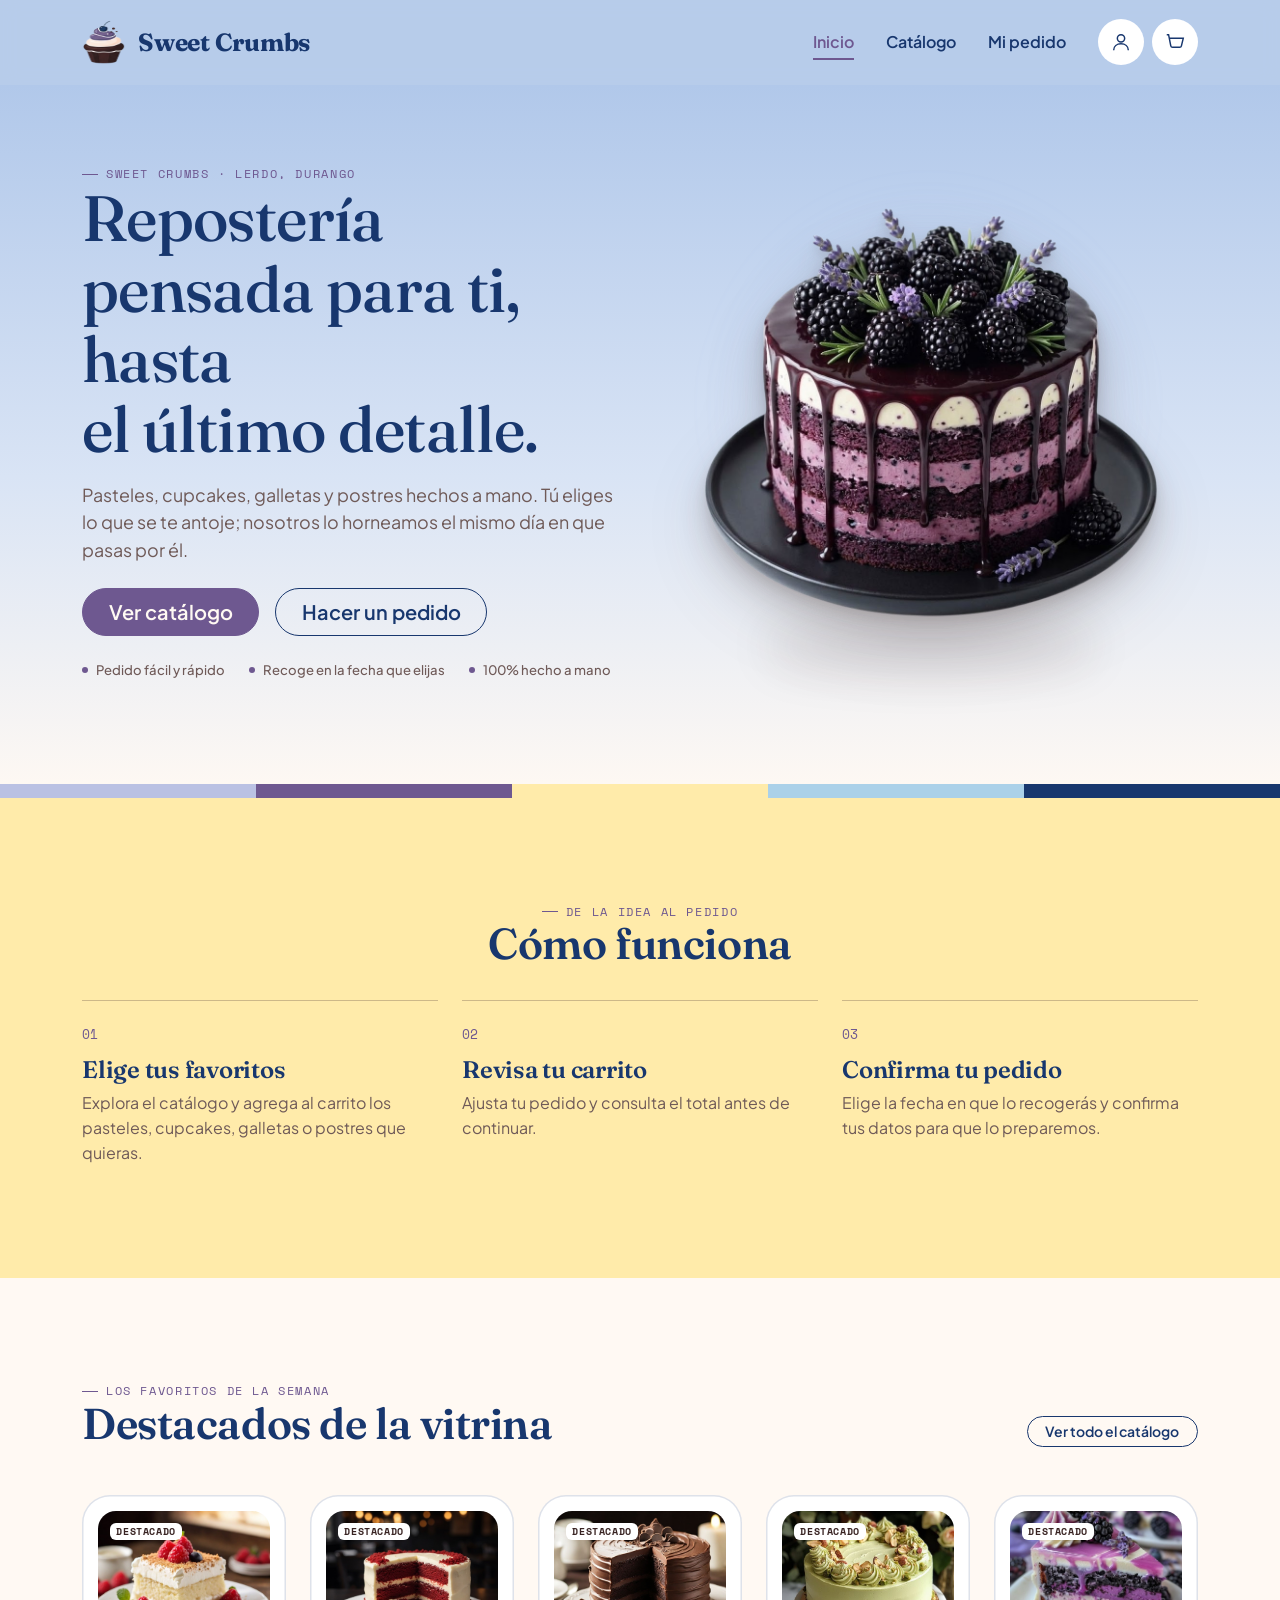
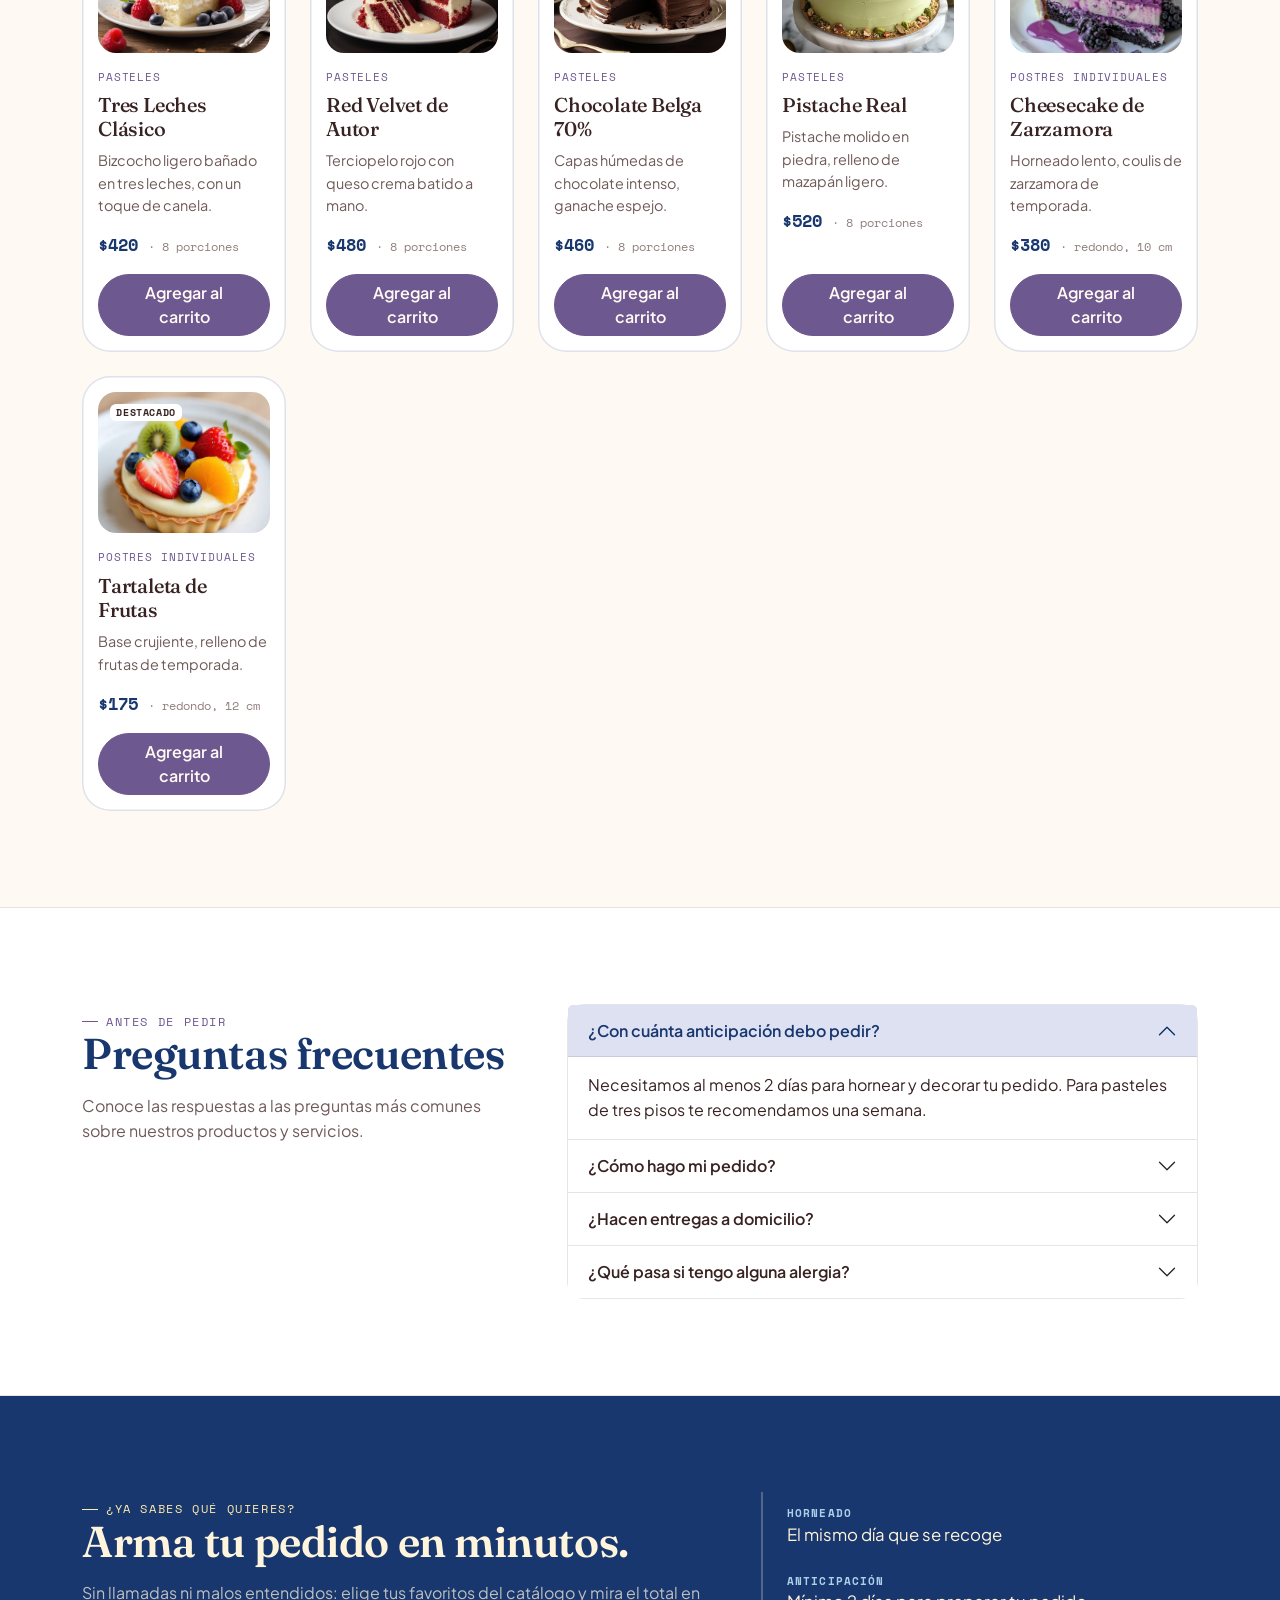
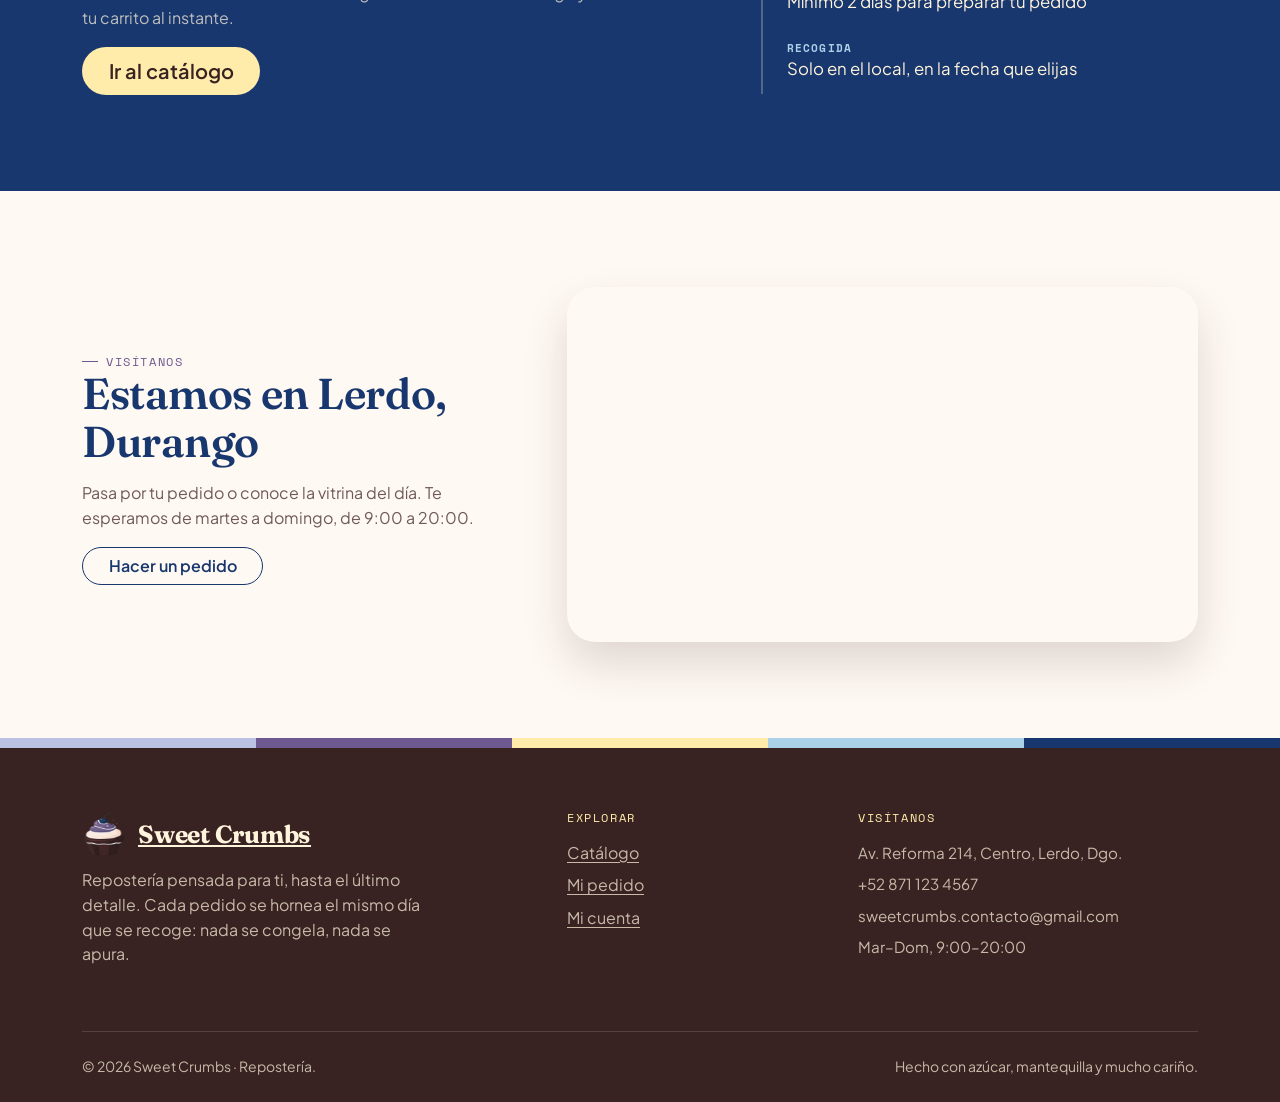
<file: index.html>
<!DOCTYPE html>
<html lang="es">
<head>
  <meta charset="UTF-8">
  <meta name="viewport" content="width=device-width, initial-scale=1">
  <title>Sweet Crumbs — Repostería pensada para ti, hasta el último detalle</title>
  <meta name="description" content="Repostería pensada para ti, hasta el último detalle. Pasteles, cupcakes, galletas y postres artesanales en Lerdo, Durango; haz tu pedido para recogerlo en el local.">
  <link rel="icon" type="image/svg+xml" href="../img/logo/logo-pastelito.png">
  <link rel="preconnect" href="https://fonts.googleapis.com">
  <link rel="preconnect" href="https://fonts.gstatic.com" crossorigin>
  <link rel="stylesheet" href="https://fonts.googleapis.com/css2?family=Fraunces:opsz,wght@9..144,400..700&family=Plus+Jakarta+Sans:wght@400;500;600;700;800&family=Space+Mono:wght@400;700&display=swap">
  <link rel="stylesheet" href="https://cdn.jsdelivr.net/npm/bootstrap@5.3.3/dist/css/bootstrap.min.css">
  <link rel="stylesheet" href="css/variables.css">
  <link rel="stylesheet" href="css/base.css">
  <link rel="stylesheet" href="css/componentes.css">
  <link rel="stylesheet" href="css/inicio.css">
</head>
<body data-raiz="">

  <div id="sc-encabezado"></div>

  <main>
    <!-- SECCION PORTADA PRINCIPAL -->
    <section class="portada" aria-labelledby="tituloPortada">
      <div class="container">
        <div class="row align-items-center gy-5 gx-lg-5">
          <div class="col-lg-6 order-lg-last">
            <figure class="portada__foto mb-0">
              <img class="portada__imagen" src="img/pastel-zarzamora.png" width="2000" height="2000" alt="Rebanada de pastel de zarzamora y lavanda con capas de bizcocho morado, crema rosa y cobertura brillante" fetchpriority="high">
            </figure>
          </div>
          <div class="col-lg-6">
            <span class="sobretitulo">Sweet Crumbs · Lerdo, Durango</span>
            <h1 id="tituloPortada">Repostería pensada para ti, hasta el&nbsp;último&nbsp;detalle.</h1>
            <p class="entradilla">Pasteles, cupcakes, galletas y postres hechos a mano. Tú eliges lo que se te antoje; nosotros lo horneamos el mismo día en que pasas por él.</p>
            <div class="d-flex flex-wrap gap-3 mb-4">
              <a href="cliente/catalogo.html" class="btn btn-primary btn-lg">Ver catálogo</a>
              <a href="cliente/pedido.html" class="btn btn-outline-primary btn-lg">Hacer un pedido</a>
            </div>
            <ul class="etiquetas-portada list-unstyled d-flex flex-wrap gap-4 mb-0">
              <li><span class="punto"></span>Pedido fácil y rápido</li>
              <li><span class="punto"></span>Recoge en la fecha que elijas</li>
              <li><span class="punto"></span>100% hecho a mano</li>
            </ul>
          </div>
        </div>
      </div>
    </section>

    <!-- SECCION COMO FUNCIONA -->
    <section class="seccion seccion-alterna" aria-labelledby="tituloPasos">
      <div class="container">
        <div class="encabezado-seccion text-center mx-auto">
          <span class="sobretitulo">De la idea al pedido</span>
          <h2 id="tituloPasos">Cómo funciona</h2>
        </div>
        <ol class="row row-cols-1 row-cols-md-3 g-4 list-unstyled mb-0">
          <li class="col"><article class="paso aparecer"><h3>Elige tus favoritos</h3><p>Explora el catálogo y agrega al carrito los pasteles, cupcakes, galletas o postres que quieras.</p></article></li>
          <li class="col"><article class="paso aparecer"><h3>Revisa tu carrito</h3><p>Ajusta tu pedido y consulta el total antes de continuar.</p></article></li>
          <li class="col"><article class="paso aparecer"><h3>Confirma tu pedido</h3><p>Elige la fecha en que lo recogerás y confirma tus datos para que lo preparemos.</p></article></li>
        </ol>
      </div>
    </section>

    <!-- SECCION DESTACADOS DEL CATALOGO -->
    <section class="seccion" aria-labelledby="tituloDestacados">
      <div class="container">
        <div class="d-flex flex-wrap align-items-end justify-content-between gap-3 mb-5">
          <div class="encabezado-seccion mb-0">
            <span class="sobretitulo">Los favoritos de la semana</span>
            <h2 id="tituloDestacados" class="mb-0">Destacados de la vitrina</h2>
          </div>
          <a href="cliente/catalogo.html" class="btn btn-outline-primary btn-sm">Ver todo el catálogo</a>
        </div>
        <div class="row row-cols-1 row-cols-sm-2 row-cols-lg-3 row-cols-xl-5 g-4" id="cuadriculaDestacados"></div>
      </div>
    </section>

    <!-- SECCION PREGUNTAS FRECUENTES -->
    <section class="seccion seccion-blanca" aria-labelledby="tituloPreguntas">
      <div class="container">
        <div class="row gy-5 gx-lg-5 align-items-start">
          <div class="col-lg-5">
            <div class="encabezado-seccion">
              <span class="sobretitulo">Antes de pedir</span>
              <h2 id="tituloPreguntas">Preguntas frecuentes</h2>
              <p>Conoce las respuestas a las preguntas más comunes sobre nuestros productos y servicios.</p>
            </div>
          </div>
          <div class="col-lg-7">
            <div class="accordion acordeon-preguntas" id="acordeonPreguntas">
              <div class="accordion-item">
                <h3 class="accordion-header"><button class="accordion-button" type="button" data-bs-toggle="collapse" data-bs-target="#respuesta1" aria-expanded="true" aria-controls="respuesta1">¿Con cuánta anticipación debo pedir?</button></h3>
                <div id="respuesta1" class="accordion-collapse collapse show" data-bs-parent="#acordeonPreguntas"><div class="accordion-body">Necesitamos al menos 2 días para hornear y decorar tu pedido. Para pasteles de tres pisos te recomendamos una semana.</div></div>
              </div>
              <div class="accordion-item">
                <h3 class="accordion-header"><button class="accordion-button collapsed" type="button" data-bs-toggle="collapse" data-bs-target="#respuesta2" aria-expanded="false" aria-controls="respuesta2">¿Cómo hago mi pedido?</button></h3>
                <div id="respuesta2" class="accordion-collapse collapse" data-bs-parent="#acordeonPreguntas"><div class="accordion-body">Agrega tus productos al carrito, entra a Mi pedido, llena tus datos de recogida y confirma.</div></div>
              </div>
              <div class="accordion-item">
                <h3 class="accordion-header"><button class="accordion-button collapsed" type="button" data-bs-toggle="collapse" data-bs-target="#respuesta3" aria-expanded="false" aria-controls="respuesta3">¿Hacen entregas a domicilio?</button></h3>
                <div id="respuesta3" class="accordion-collapse collapse" data-bs-parent="#acordeonPreguntas"><div class="accordion-body">Por ahora no. Todos los pedidos se recogen en nuestro local de Av. Reforma 214, Centro, Lerdo, Dgo., en la fecha y horario que elijas al confirmar.</div></div>
              </div>
              <div class="accordion-item">
                <h3 class="accordion-header"><button class="accordion-button collapsed" type="button" data-bs-toggle="collapse" data-bs-target="#respuesta4" aria-expanded="false" aria-controls="respuesta4">¿Qué pasa si tengo alguna alergia?</button></h3>
                <div id="respuesta4" class="accordion-collapse collapse" data-bs-parent="#acordeonPreguntas"><div class="accordion-body">Escríbelo en las notas del pedido. Trabajamos con harina, huevo, lácteos y nueces en la misma cocina, así que avísanos para prepararlo con cuidado.</div></div>
              </div>
            </div>
          </div>
        </div>
      </div>
    </section>

    <!-- SECCION PROMOCIONAL/INFO -->
    <section class="seccion seccion-invertida" aria-labelledby="tituloLlamada">
      <div class="container">
        <div class="row align-items-center gy-5 gx-lg-5">
          <div class="col-lg-7">
            <span class="sobretitulo">¿Ya sabes qué quieres?</span>
            <h2 id="tituloLlamada">Arma tu pedido en minutos.</h2>
            <p>Sin llamadas ni malos entendidos: elige tus favoritos del catálogo y mira el total en tu carrito al instante.</p>
            <a href="cliente/catalogo.html" class="btn btn-light btn-lg">Ir al catálogo</a>
          </div>
          <div class="col-lg-5">
            <dl class="banda-cta__datos mb-0">
              <div><dt>Horneado</dt><dd>El mismo día que se recoge</dd></div>
              <div><dt>Anticipación</dt><dd>Mínimo 2 días para preparar tu pedido</dd></div>
              <div><dt>Recogida</dt><dd>Solo en el local, en la fecha que elijas</dd></div>
            </dl>
          </div>
        </div>
      </div>
    </section>

    <!-- SECCION UBICACIÓN -->
    <section class="seccion" aria-labelledby="tituloUbicacion">
      <div class="container">
        <div class="row gy-5 gx-lg-5 align-items-center">
          <div class="col-lg-5">
            <span class="sobretitulo">Visítanos</span>
            <h2 id="tituloUbicacion">Estamos en Lerdo, Durango</h2>
            <p>Pasa por tu pedido o conoce la vitrina del día. Te esperamos de martes a domingo, de 9:00 a 20:00.</p>
            <a class="btn btn-outline-primary" href="cliente/pedido.html">Hacer un pedido</a>
          </div>
          <div class="col-lg-7">
            <div class="ratio ratio-16x9 mapa">
              <iframe src="https://www.google.com/maps?q=Lerdo,+Durango,+M%C3%A9xico&amp;output=embed" title="Mapa con la ubicación de Sweet Crumbs en Lerdo, Durango" loading="lazy" referrerpolicy="no-referrer-when-downgrade"></iframe>
            </div>
          </div>
        </div>
      </div>
    </section>
  </main>

  <div id="sc-pie"></div>

  <script src="https://cdn.jsdelivr.net/npm/bootstrap@5.3.3/dist/js/bootstrap.bundle.min.js"></script>
  <script src="js/datos.js"></script>
  <script src="js/layout.js"></script>
  <script src="js/carrito.js"></script>
  <script src="js/navegacion.js"></script>
  <script src="js/cuenta.js"></script>
  <script src="js/tarjetas.js"></script>
  <script src="js/inicio.js"></script>
</body>
</html>
</file>
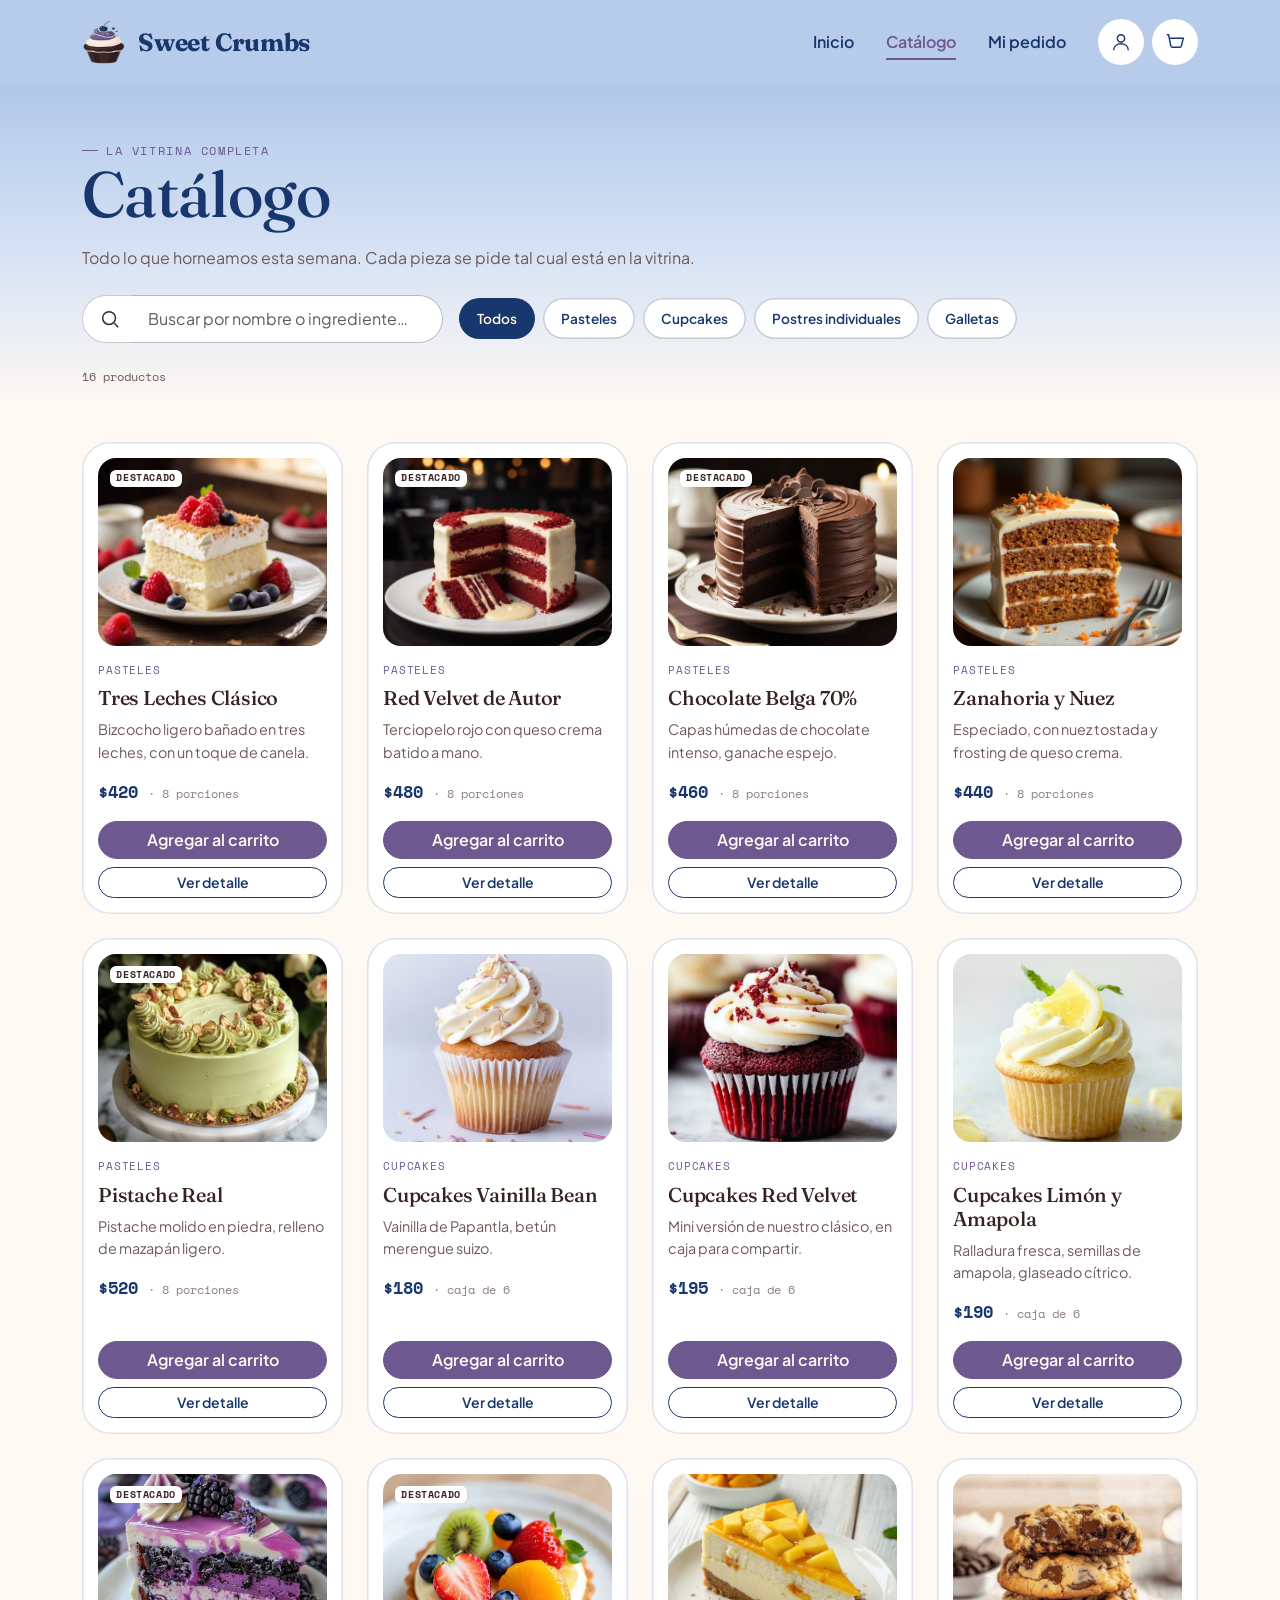
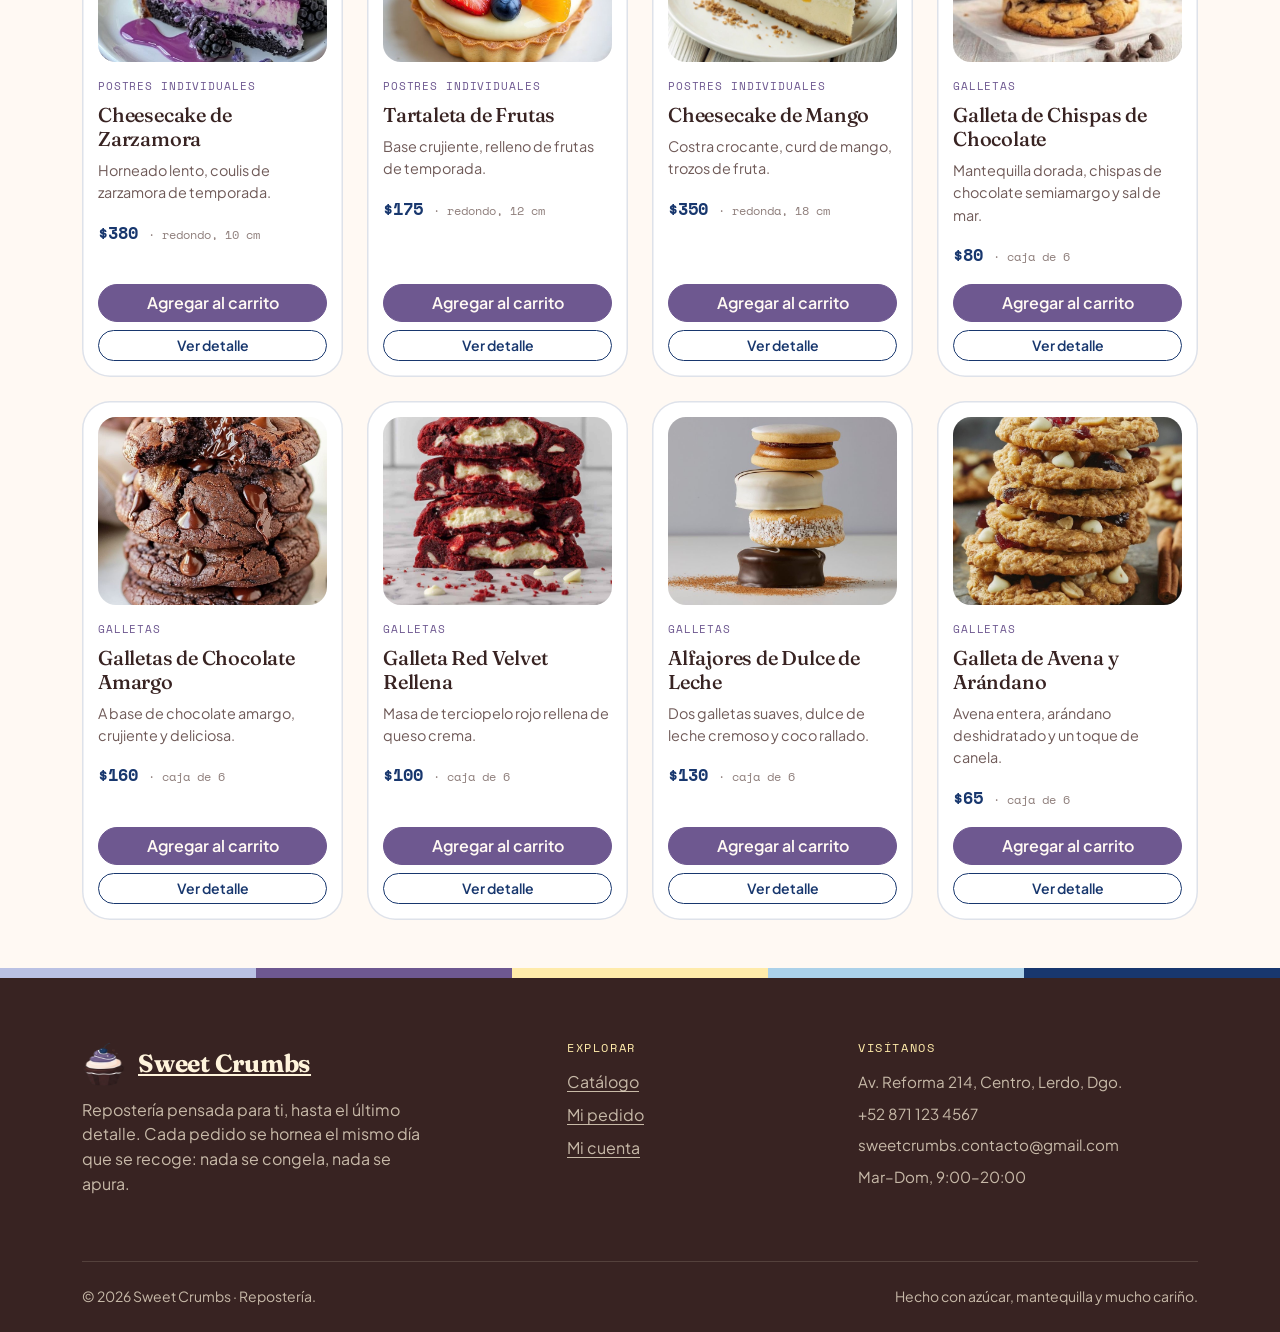
<file: cliente/catalogo.html>
<!DOCTYPE html>
<html lang="es">
<head>
  <meta charset="UTF-8">
  <meta name="viewport" content="width=device-width, initial-scale=1">
  <title>Catálogo — Sweet Crumbs</title>
  <meta name="description" content="Explora pasteles, cupcakes, postres individuales y galletas. Filtra por categoría o busca por nombre.">
  <link rel="icon" type="image/svg+xml" href="../img/logo/logo-pastelito.png">
  <link rel="preconnect" href="https://fonts.googleapis.com">
  <link rel="preconnect" href="https://fonts.gstatic.com" crossorigin>
  <link rel="stylesheet" href="https://fonts.googleapis.com/css2?family=Fraunces:opsz,wght@9..144,400..700&family=Plus+Jakarta+Sans:wght@400;500;600;700;800&family=Space+Mono:wght@400;700&display=swap">
  <link rel="stylesheet" href="https://cdn.jsdelivr.net/npm/bootstrap@5.3.3/dist/css/bootstrap.min.css">
  <link rel="stylesheet" href="../css/variables.css">
  <link rel="stylesheet" href="../css/base.css">
  <link rel="stylesheet" href="../css/componentes.css">
  <link rel="stylesheet" href="../css/catalogo.css">
</head>
<body data-raiz="../">

  <div id="sc-encabezado"></div>

  <main>

    <!-- SECCION ENCABEZADO, BUSQUEDA Y FILTROS -->
    <section class="portada-catalogo" aria-labelledby="tituloCatalogo">
      <div class="container">
        <div class="encabezado-seccion">
          <span class="sobretitulo">La vitrina completa</span>
          <h1 id="tituloCatalogo">Catálogo</h1>
          <p>Todo lo que horneamos esta semana. Cada pieza se pide tal cual está en la vitrina.</p>
        </div>
        <div class="row g-3 align-items-center">
          <div class="col-md-5 col-lg-4">
            <label for="campoBusqueda" class="visually-hidden">Buscar en el catálogo</label>
            <div class="input-group caja-busqueda">
              <span class="input-group-text" aria-hidden="true"><svg class="icono" viewBox="0 0 24 24"><circle cx="11" cy="11" r="7"/><path d="m21 21-4.35-4.35"/></svg></span>
              <input type="search" class="form-control" id="campoBusqueda" placeholder="Buscar por nombre o ingrediente…" autocomplete="off">
            </div>
          </div>
          <div class="col-md-7 col-lg-8">
            <div class="d-flex flex-wrap gap-2" id="pildorasFiltro" role="group" aria-label="Filtrar por categoría"></div>
          </div>
        </div>
        <p class="contador-catalogo mt-4 mb-0" id="contadorCatalogo" aria-live="polite"></p>
      </div>
    </section>

    <!-- SECCION PRODUCTOS (RESULTDO VACIO) -->
    <section class="container pb-5" aria-label="Lista de productos">
      <div class="row row-cols-1 row-cols-sm-2 row-cols-lg-3 row-cols-xl-4 g-4" id="cuadriculaCatalogo"></div>
      <p class="alert catalogo-vacio d-none" id="catalogoVacio" role="status">No encontramos nada con esa búsqueda. Prueba con otra palabra o quita el filtro.</p>
    </section>

    <!-- CUADRO DE DETALLE DE PRODUCTO -->
    <div class="modal fade" id="modalProducto" tabindex="-1" aria-labelledby="modalProductoTitulo">
      <div class="modal-dialog modal-dialog-centered">
        <div class="modal-content">
          <div class="modal-header">
            <h2 class="modal-title h4" id="modalProductoTitulo">Detalle del producto</h2>
            <button type="button" class="btn-close" data-bs-dismiss="modal" aria-label="Cerrar"></button>
          </div>
          <div class="modal-body">
            <div class="tarjeta-producto__arte mb-3" id="modalProductoArte"></div>
            <p id="modalProductoDescripcion"></p>
            <p class="precio mb-0" id="modalProductoPrecio"></p>
          </div>
          <div class="modal-footer">
            <button type="button" class="btn btn-outline-primary" data-bs-dismiss="modal">Cerrar</button>
            <button type="button" class="btn btn-primary" id="modalProductoAgregar">Agregar al carrito</button>
          </div>
        </div>
      </div>
    </div>
  </main>

  <div id="sc-pie"></div>

  <script src="https://cdn.jsdelivr.net/npm/bootstrap@5.3.3/dist/js/bootstrap.bundle.min.js"></script>
  <script src="../js/datos.js"></script>
  <script src="../js/layout.js"></script>
  <script src="../js/carrito.js"></script>
  <script src="../js/navegacion.js"></script>
  <script src="../js/cuenta.js"></script>
  <script src="../js/tarjetas.js"></script>
  <script src="../js/catalogo.js"></script>
</body>
</html>
</file>
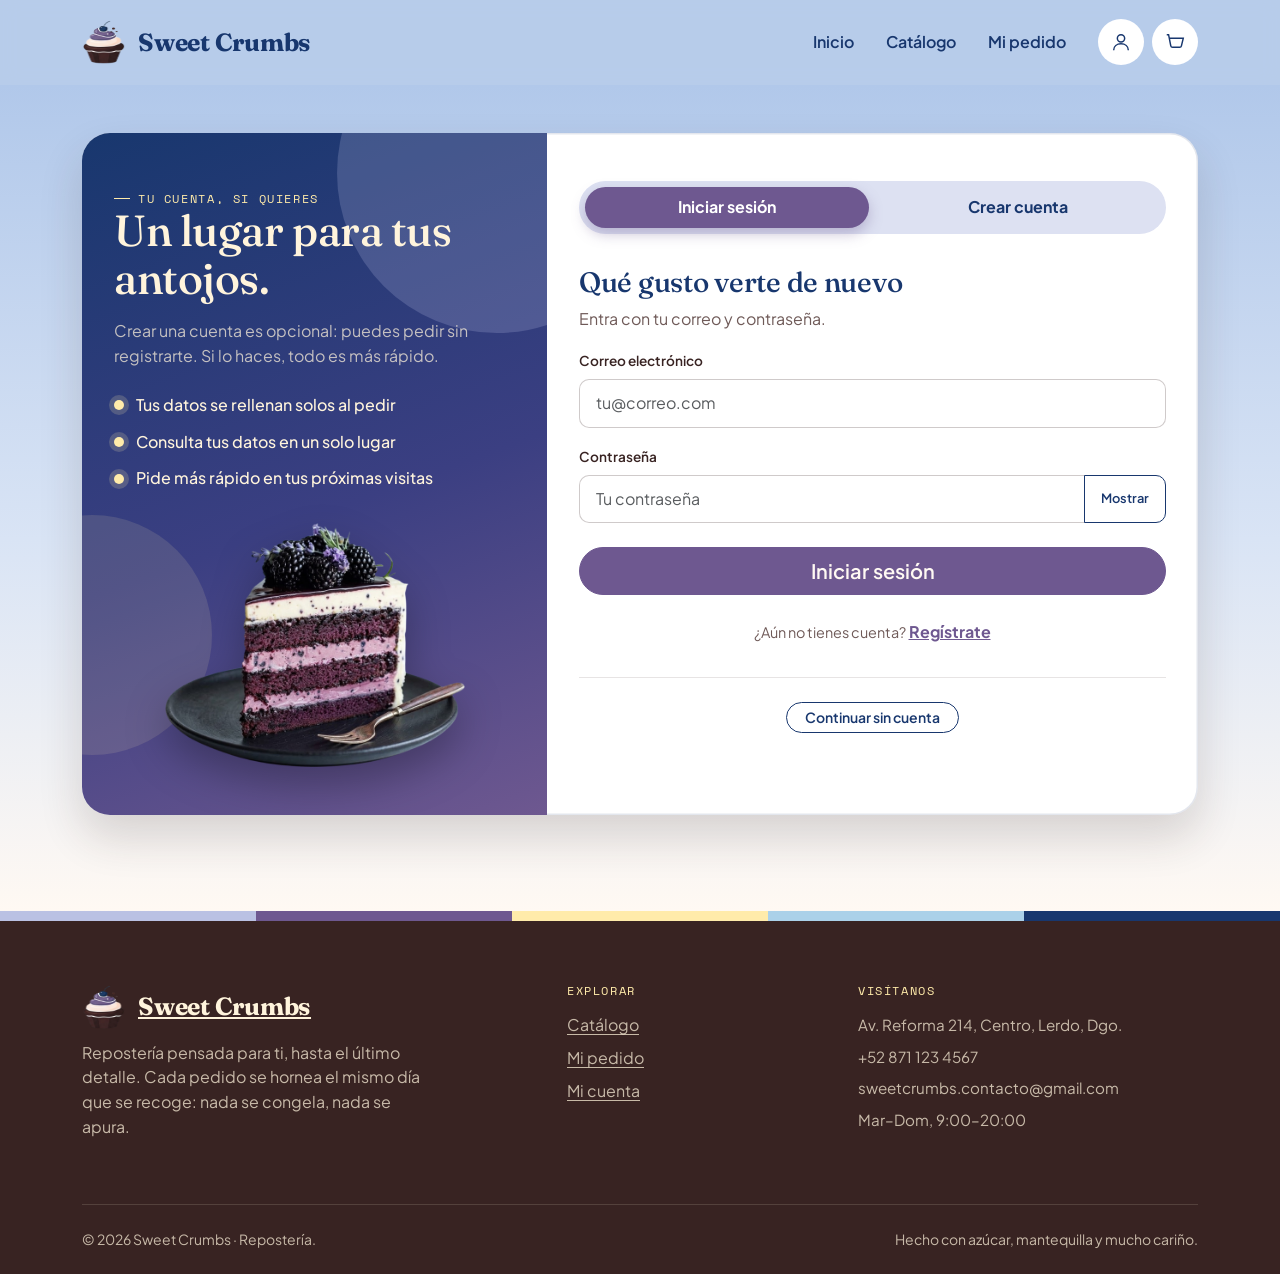
<file: cliente/cuenta.html>
<!DOCTYPE html>
<html lang="es">
<head>
  <meta charset="UTF-8">
  <meta name="viewport" content="width=device-width, initial-scale=1">
  <title>Mi cuenta — Sweet Crumbs</title>
  <meta name="description" content="Inicia sesión o crea tu cuenta de Sweet Crumbs. Es opcional: también puedes pedir sin registrarte.">
  <link rel="icon" type="image/svg+xml" href="../img/logo/logo-pastelito.png">
  <link rel="preconnect" href="https://fonts.googleapis.com">
  <link rel="preconnect" href="https://fonts.gstatic.com" crossorigin>
  <link rel="stylesheet" href="https://fonts.googleapis.com/css2?family=Fraunces:opsz,wght@9..144,400..700&family=Plus+Jakarta+Sans:wght@400;500;600;700;800&family=Space+Mono:wght@400;700&display=swap">
  <link rel="stylesheet" href="https://cdn.jsdelivr.net/npm/bootstrap@5.3.3/dist/css/bootstrap.min.css">
  <link rel="stylesheet" href="../css/variables.css">
  <link rel="stylesheet" href="../css/base.css">
  <link rel="stylesheet" href="../css/componentes.css">
  <link rel="stylesheet" href="../css/cuenta.css">
</head>
<body data-raiz="../">

  <div id="sc-encabezado"></div>

  <main id="paginaCuenta">
    <section class="portada-cuenta">
      <div class="container">
        <div class="tarjeta-cuenta row g-0">

          <!-- PANEL FONDO EN CUENTA -->
          <aside class="col-lg-5 cuenta-panel" aria-label="Beneficios de tener una cuenta">
            <div class="cuenta-panel__contenido">
              <span class="sobretitulo">Tu cuenta, si quieres</span>
              <h1>Un lugar para tus antojos.</h1>
              <p>Crear una cuenta es opcional: puedes pedir sin registrarte. Si lo haces, todo es más rápido.</p>
              <ul class="cuenta-ventajas list-unstyled">
                <li><span class="cuenta-ventajas__punto"></span>Tus datos se rellenan solos al pedir</li>
                <li><span class="cuenta-ventajas__punto"></span>Consulta tus datos en un solo lugar</li>
                <li><span class="cuenta-ventajas__punto"></span>Pide más rápido en tus próximas visitas</li>
              </ul>
            </div>
            <div class="cuenta-panel__escena"><img class="cuenta-panel__pastel" src="../img/cuenta-pastel.png" alt="Rebanada de pastel de zarzamora" width="700" height="568" loading="lazy"></div>
          </aside>

          <!-- FORMULARIO DE CUENTA -->
          <div class="col-lg-7 cuenta-formulario">

            <!-- Vista para visitantes -->
            <div id="vistaVisitante">
              <ul class="nav nav-pills cuenta-pestanas" id="pestanasCuenta" role="tablist">
                <li class="nav-item" role="presentation">
                  <button class="nav-link active" id="pestanaLogin" data-bs-toggle="pill" data-bs-target="#panelLogin" type="button" role="tab" aria-controls="panelLogin" aria-selected="true">Iniciar sesión</button>
                </li>
                <li class="nav-item" role="presentation">
                  <button class="nav-link" id="pestanaRegistro" data-bs-toggle="pill" data-bs-target="#panelRegistro" type="button" role="tab" aria-controls="panelRegistro" aria-selected="false">Crear cuenta</button>
                </li>
              </ul>

              <div class="tab-content">

                <!-- INICIAR SESION -->
                <div class="tab-pane fade show active" id="panelLogin" role="tabpanel" aria-labelledby="pestanaLogin" tabindex="0">
                  <h2 class="h3">Qué gusto verte de nuevo</h2>
                  <p>Entra con tu correo y contraseña.</p>
                  <form id="formularioLogin" novalidate>
                    <div class="alert alert-danger d-none" id="errorLogin" role="alert"></div>
                    <div class="mb-3">
                      <label for="loginCorreo" class="form-label">Correo electrónico</label>
                      <input type="email" class="form-control" id="loginCorreo" autocomplete="email" placeholder="tu@correo.com" required>
                      <div class="invalid-feedback">Escribe un correo válido, por ejemplo tu@correo.com.</div>
                    </div>
                    <div class="mb-4">
                      <label for="loginClave" class="form-label">Contraseña</label>
                      <div class="input-group has-validation">
                        <input type="password" class="form-control" id="loginClave" autocomplete="current-password" placeholder="Tu contraseña" required>
                        <button class="btn btn-outline-primary boton-ver-clave" type="button" data-ver-clave="loginClave" aria-pressed="false">Mostrar</button>
                        <div class="invalid-feedback">Escribe tu contraseña.</div>
                      </div>
                    </div>
                    <button type="submit" class="btn btn-primary btn-lg w-100">Iniciar sesión</button>
                  </form>
                  <p class="cuenta-cambio">¿Aún no tienes cuenta? <button type="button" class="btn btn-link p-0" data-cambiar-pestana="pestanaRegistro">Regístrate</button></p>
                </div>

                <!-- CREA CUENTA -->
                <div class="tab-pane fade" id="panelRegistro" role="tabpanel" aria-labelledby="pestanaRegistro" tabindex="0">
                  <h2 class="h3">Crea tu cuenta</h2>
                  <p>Solo te tomará un minuto.</p>
                  <form id="formularioRegistro" novalidate>
                    <div class="alert alert-danger d-none" id="errorRegistro" role="alert"></div>
                    <div class="row g-3">
                      <div class="col-12">
                        <label for="regNombre" class="form-label">Nombre completo</label>
                        <input type="text" class="form-control" id="regNombre" autocomplete="name" placeholder="Tu nombre" required minlength="3">
                        <div class="invalid-feedback">Escribe tu nombre completo (mínimo 3 letras).</div>
                      </div>
                      <div class="col-md-7">
                        <label for="regCorreo" class="form-label">Correo electrónico</label>
                        <input type="email" class="form-control" id="regCorreo" autocomplete="email" placeholder="tu@correo.com" required>
                        <div class="invalid-feedback">Escribe un correo válido.</div>
                      </div>
                      <div class="col-md-5">
                        <label for="regTelefono" class="form-label">Teléfono (opcional)</label>
                        <input type="tel" class="form-control" id="regTelefono" autocomplete="tel" placeholder="871 123 4567" inputmode="numeric">
                        <div class="invalid-feedback">Debe tener 10 dígitos.</div>
                      </div>
                      <div class="col-md-6">
                        <label for="regClave" class="form-label">Contraseña</label>
                        <div class="input-group has-validation">
                          <input type="password" class="form-control" id="regClave" autocomplete="new-password" placeholder="Mínimo 8 caracteres" required>
                          <button class="btn btn-outline-primary boton-ver-clave" type="button" data-ver-clave="regClave" aria-pressed="false">Mostrar</button>
                          <div class="invalid-feedback">Mínimo 8 caracteres, con letras y números.</div>
                        </div>
                      </div>
                      <div class="col-md-6">
                        <label for="regClave2" class="form-label">Repite la contraseña</label>
                        <input type="password" class="form-control" id="regClave2" autocomplete="new-password" placeholder="Escríbela de nuevo" required>
                        <div class="invalid-feedback">Las contraseñas no coinciden.</div>
                      </div>
                      <div class="col-12">
                        <div class="form-check">
                          <input class="form-check-input" type="checkbox" id="regAcepto" required>
                          <label class="form-check-label" for="regAcepto">Acepto el aviso de privacidad.</label>
                          <div class="invalid-feedback">Debes aceptar para crear tu cuenta.</div>
                        </div>
                      </div>
                      <div class="col-12">
                        <button type="submit" class="btn btn-primary btn-lg w-100">Crear mi cuenta</button>
                      </div>
                    </div>
                  </form>
                  <p class="cuenta-cambio">¿Ya tienes cuenta? <button type="button" class="btn btn-link p-0" data-cambiar-pestana="pestanaLogin">Inicia sesión</button></p>
                </div>
              </div>

              <div class="cuenta-pie">
                <a class="btn btn-outline-primary btn-sm" href="catalogo.html">Continuar sin cuenta</a>
              </div>
            </div>

            <!-- VISTA CON SESION INICIADA (PERFIL) -->
            <div id="vistaSesion" class="d-none">
              <div class="perfil-cabecera">
                <span class="perfil-avatar" id="perfilAvatar" aria-hidden="true">SC</span>
                <div>
                  <span class="sobretitulo">Sesión iniciada</span>
                  <h2 class="h3 mb-0" id="perfilNombre">Nombre</h2>
                </div>
              </div>
              <dl class="perfil-datos" id="perfilDatos"></dl>
              <div class="d-flex flex-wrap gap-2 mt-4">
                <a class="btn btn-primary" href="catalogo.html">Ver catálogo</a>
                <button type="button" class="btn btn-link text-danger" id="botonSalirPerfil">Cerrar sesión</button>
              </div>
            </div>

          </div>
        </div>
      </div>
    </section>
  </main>

  <div id="sc-pie"></div>

  <script src="https://cdn.jsdelivr.net/npm/bootstrap@5.3.3/dist/js/bootstrap.bundle.min.js"></script>
  <script src="../js/datos.js"></script>
  <script src="../js/layout.js"></script>
  <script src="../js/carrito.js"></script>
  <script src="../js/navegacion.js"></script>
  <script src="../js/cuenta.js"></script>
</body>
</html>
</file>
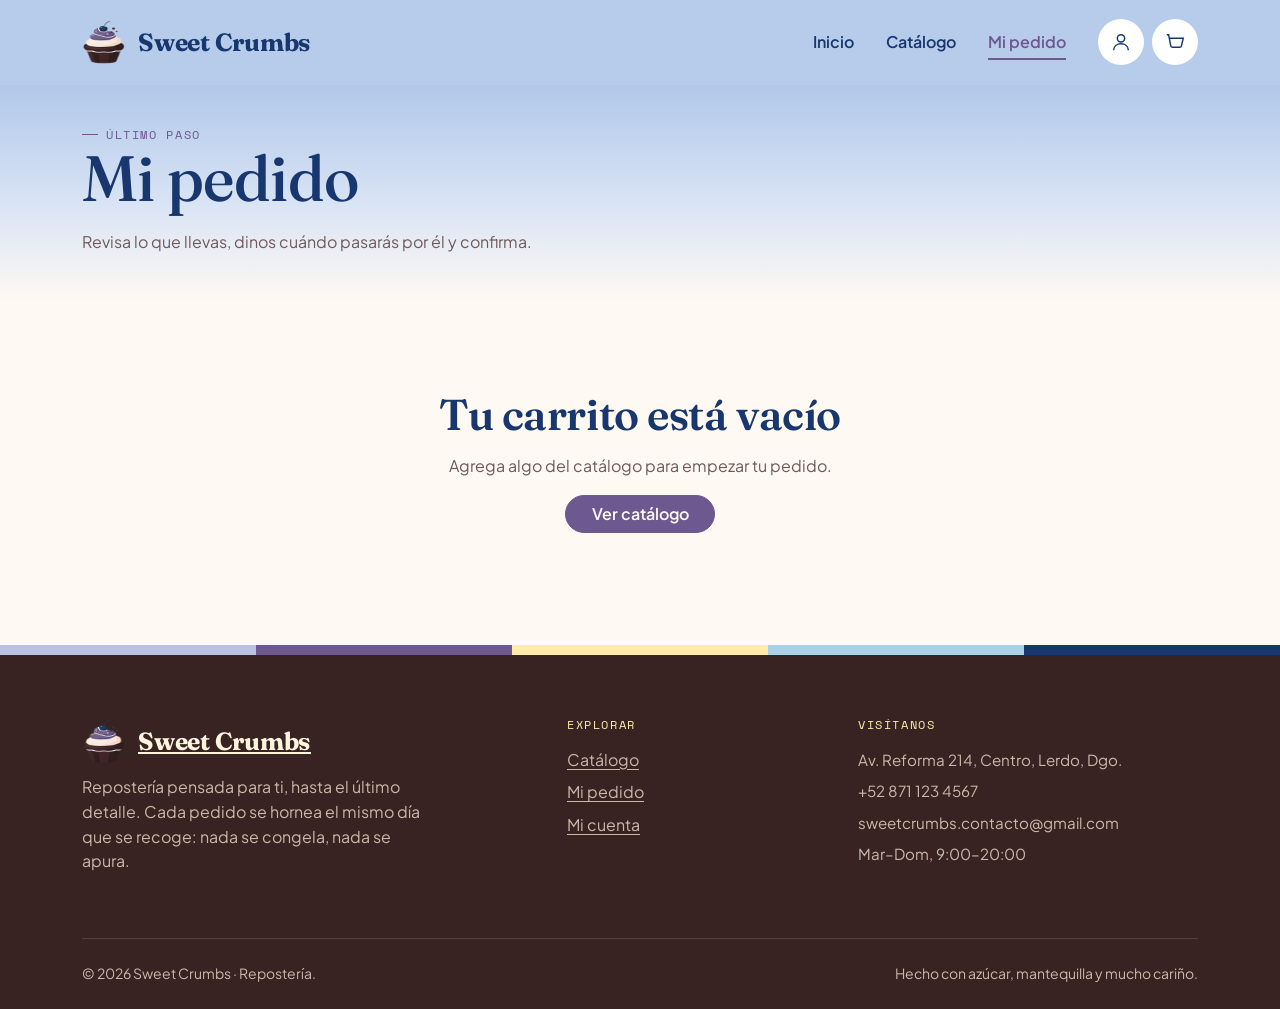
<file: cliente/pedido.html>
<!DOCTYPE html>
<html lang="es">
<head>
  <meta charset="UTF-8">
  <meta name="viewport" content="width=device-width, initial-scale=1">
  <title>Mi pedido — Sweet Crumbs</title>
  <meta name="description" content="Revisa tu pedido, indica la fecha de recogida y confírmalo.">
  <link rel="icon" type="image/svg+xml" href="../img/logo/logo-pastelito.png">
  <link rel="preconnect" href="https://fonts.googleapis.com">
  <link rel="preconnect" href="https://fonts.gstatic.com" crossorigin>
  <link rel="stylesheet" href="https://fonts.googleapis.com/css2?family=Fraunces:opsz,wght@9..144,400..700&family=Plus+Jakarta+Sans:wght@400;500;600;700;800&family=Space+Mono:wght@400;700&display=swap">
  <link rel="stylesheet" href="https://cdn.jsdelivr.net/npm/bootstrap@5.3.3/dist/css/bootstrap.min.css">
  <link rel="stylesheet" href="../css/variables.css">
  <link rel="stylesheet" href="../css/base.css">
  <link rel="stylesheet" href="../css/componentes.css">
  <link rel="stylesheet" href="../css/pedido.css">
</head>
<body data-raiz="../">

  <div id="sc-encabezado"></div>

  <main>
    <!-- ENCABEZADO -->
    <section class="portada-pedido" aria-labelledby="tituloPedido">
      <div class="container">
        <div class="encabezado-seccion">
          <span class="sobretitulo">Último paso</span>
          <h1 id="tituloPedido">Mi pedido</h1>
          <p>Revisa lo que llevas, dinos cuándo pasarás por él y confirma.</p>
        </div>
      </div>
    </section>

    <section class="container pb-5">
      <!-- MENSAJE DE PEDIDO CONFIRMADO (queda fuera del formulario para verse cuando el carrito se vacía) -->
      <div class="alert pedido-ok d-none" id="mensajePedidoOk" role="status">
        ¡Pedido confirmado! Gracias, pronto nos pondremos en contacto contigo.
      </div>

      <!-- SECCION CUANDO CARRITO ESTA VACIO -->
      <div class="pedido-vacio text-center d-none" id="pedidoVacio">
        <h2>Tu carrito está vacío</h2>
        <p>Agrega algo del catálogo para empezar tu pedido.</p>
        <a href="catalogo.html" class="btn btn-primary">Ver catálogo</a>
      </div>

      <!-- SECCION CARRITO ACTIVO / RESUMEN Y FORMULARIO -->
      <div class="row g-4 d-none" id="pedidoActivo">
        <div class="col-lg-5">
          <aside class="resumen-pedido card" aria-labelledby="tituloResumen">
            <div class="card-body">
              <h2 class="h4" id="tituloResumen">Resumen del pedido</h2>
              <div id="articulosPedido"></div>
              <div class="resumen-pedido__totales">
                <div class="fila-total"><span>Subtotal</span><span id="subtotalPedido">$0</span></div>
                <div class="fila-total"><span>Total</span><strong id="totalPedido">$0</strong></div>
              </div>
            </div>
          </aside>
        </div>
        <div class="col-lg-7">
          <div class="card tarjeta-formulario">
            <div class="card-body">
              <h2 class="h4 mb-3">Datos para recoger tu pedido</h2>
              <form id="formularioPedido" novalidate>
                <div class="row g-3">
                  <div class="col-md-6">
                    <label for="clienteNombre" class="form-label">Nombre completo</label>
                    <input type="text" class="form-control" id="clienteNombre" autocomplete="name" placeholder="Tu nombre" required minlength="3">
                    <div class="invalid-feedback">Escribe tu nombre completo (mínimo 3 letras).</div>
                  </div>
                  <div class="col-md-6">
                    <label for="clienteTelefono" class="form-label">Teléfono</label>
                    <input type="tel" class="form-control" id="clienteTelefono" autocomplete="tel" placeholder="871 123 4567" required inputmode="numeric" pattern="[0-9 \(\)\-]{10,15}">
                    <div class="invalid-feedback">Escribe un teléfono de 10 dígitos.</div>
                  </div>
                  <div class="col-12">
                    <label for="clienteCorreo" class="form-label">Correo electrónico</label>
                    <input type="email" class="form-control" id="clienteCorreo" autocomplete="email" placeholder="tu@correo.com" required pattern="[^\s@]+@[^\s@]+\.[^\s@]{2,}">
                    <div class="invalid-feedback">Escribe un correo válido, por ejemplo tu@correo.com.</div>
                  </div>
                  <div class="col-12">
                    <div class="aviso-recogida" role="note">
                      <span class="aviso-recogida__icono" aria-hidden="true">
                        <svg class="icono" viewBox="0 0 24 24"><path d="M3 9l1.5-5h15L21 9M3 9h18M3 9v11h18V9M9 20v-6h6v6"/></svg>
                      </span>
                      <div>
                        <strong>Entrega únicamente en el local</strong>
                        <p class="mb-0">Recoge tu pedido en Sweet Crumbs · Av. Reforma 214, Centro, Lerdo, Dgo. No hacemos envíos a domicilio.</p>
                      </div>
                    </div>
                  </div>
                  <div class="col-md-6">
                    <label for="clienteFecha" class="form-label">Fecha de recogida</label>
                    <input type="date" class="form-control" id="clienteFecha" required>
                    <div class="form-text">Necesitamos al menos 2 días para preparar tu pedido. Se recoge en el local.</div>
                    <div class="invalid-feedback">Elige una fecha de recogida con al menos 2 días de anticipación.</div>
                  </div>
                  <div class="col-md-6">
                    <label for="clienteHorario" class="form-label">Horario para recoger</label>
                    <select class="form-select" id="clienteHorario" required>
                      <option value="">Elige un horario</option>
                      <option value="manana">Mañana (9:00 a 13:00)</option>
                      <option value="tarde">Tarde (13:00 a 20:00)</option>
                    </select>
                    <div class="invalid-feedback">Elige un horario.</div>
                  </div>
                  <div class="col-12">
                    <label for="clientePago" class="form-label">Forma de pago</label>
                    <select class="form-select" id="clientePago" required>
                      <option value="">Elige una forma de pago</option>
                      <option value="efectivo">Efectivo al recoger</option>
                      <option value="transferencia">Transferencia</option>
                      <option value="tarjeta">Tarjeta al recoger</option>
                    </select>
                    <div class="invalid-feedback">Elige una forma de pago.</div>
                  </div>
                  <div class="col-12">
                    <label for="clienteNotas" class="form-label">Notas adicionales (opcional)</label>
                    <textarea class="form-control" id="clienteNotas" rows="3" placeholder="Alergias, alguna indicación especial…"></textarea>
                  </div>
                  <div class="col-12">
                    <div class="form-check">
                      <input class="form-check-input" type="checkbox" id="clienteAcepto" required>
                      <label class="form-check-label" for="clienteAcepto">Acepto el aviso de privacidad y que me contacten sobre mi pedido.</label>
                      <div class="invalid-feedback">Debes aceptar para confirmar el pedido.</div>
                    </div>
                  </div>
                  <div class="col-12">
                    <button type="submit" class="btn btn-primary btn-lg w-100">Confirmar pedido</button>
                  </div>
                </div>
              </form>
            </div>
          </div>
        </div>
      </div>
    </section>
  </main>

  <div id="sc-pie"></div>

  <script src="https://cdn.jsdelivr.net/npm/bootstrap@5.3.3/dist/js/bootstrap.bundle.min.js"></script>
  <script src="../js/datos.js"></script>
  <script src="../js/layout.js"></script>
  <script src="../js/carrito.js"></script>
  <script src="../js/navegacion.js"></script>
  <script src="../js/cuenta.js"></script>
  <script src="../js/pedido.js"></script>
</body>
</html>
</file>
<file: css/variables.css>
:root {
  /* HEX PALETA DE COLORES */
  --paleta-lavanda:     #BAC1E3;
  --paleta-morado:      #6E5890;
  --paleta-crema:       #F5E2B9;
  --paleta-cielo:       #ABD1E9;
  --paleta-marino:      #18376E;
  --paleta-azul-nube:   #B1C8EA;
  --paleta-mantequilla: #FFEBAA;
  --paleta-chocolate:   #382322;
  --paleta-durazno:     #FDEBDE;

  /* COLORES DE LA INTERFAZ */
  --color-fondo:          #FFF9F3;  /* fondo de página */
  --color-fondo-alterno:  #FDEBDE;  /* secciones alternadas */
  --color-superficie:     #FFFFFF;  /* tarjetas y superficies elevadas */
  --color-tinta:          #382322;  /* texto principal */
  --color-tinta-suave:    #6F5A58;  /* texto secundario */
  --color-tinta-tenue:    #8F7F7C;  /* placeholders y textos deshabilitados */

  --color-primario:        #6E5890; /* acento principal */
  --color-primario-oscuro: #54426F; /* hover-activo */
  --color-primario-claro:  #DDE1F2; /* para fondos y badges */

  --color-secundario:        #18376E; 
  --color-secundario-oscuro: #102A57;
  --color-secundario-claro:  #D6E8F4;

  --color-acento:        #FFEBAA;   /* contraste sobre fondos oscuros */
  --color-acento-claro:  #F5E2B9;

  --color-linea:         rgba(56, 35, 34, 0.12);
  --color-linea-fuerte:  rgba(56, 35, 34, 0.24);

  --color-invertido-fondo:       #18376E; /* color de seccion invertida */
  --color-invertido-tinta:       #FFF4DC;
  --color-invertido-tinta-suave: rgba(255, 244, 220, 0.72);

  --color-exito:   #3F7D5A;
  --color-peligro: #B23A4A;

  /* TIPOGRAFIA */
  --fuente-titulo: 'Fraunces', 'Iowan Old Style', serif;
  --fuente-cuerpo: 'Plus Jakarta Sans', -apple-system, BlinkMacSystemFont, 'Segoe UI', sans-serif;
  --fuente-mono:   'Space Mono', 'SFMono-Regular', Menlo, monospace;

  /* ESPACIADOS */
  --espacio-1: 4px;  --espacio-2: 8px;  --espacio-3: 12px; --espacio-4: 16px;
  --espacio-5: 24px; --espacio-6: 32px; --espacio-7: 48px; --espacio-8: 64px;
  --espacio-9: 96px; --espacio-10: 128px;

  /* -RADIOS PARA BORDES */
  --radio-chico: 10px;
  --radio-medio: 18px;
  --radio-grande: 28px;
  --radio-pildora: 999px;

  /* AJUSTE SOMBRAS */
  --sombra-suave:   0 8px 24px rgba(56, 35, 34, 0.08);
  --sombra-elevada: 0 22px 44px rgba(56, 35, 34, 0.16);
  --sombra-borde:   inset 0 0 0 1px var(--color-linea);

  /* MOVIMIENTO */
  --suavizado-salida: cubic-bezier(0.16, 1, 0.3, 1);
  --duracion-rapida: 160ms;
  --duracion-media: 320ms;
  --duracion-lenta: 620ms;

  /* AJUSTES ANCHOS Y ALTOS */
  --ancho-maximo: 1180px;
  --alto-encabezado: 84px;
}

/* VARIABLES DE BOOTSTRAP CON NUESTRA PALETA */
:root {
  --bs-body-bg: var(--color-fondo);
  --bs-body-color: var(--color-tinta);
  --bs-body-font-family: var(--fuente-cuerpo);
  --bs-heading-color: var(--paleta-marino);
  --bs-primary: var(--paleta-morado);
  --bs-primary-rgb: 110, 88, 144;
  --bs-link-color: var(--paleta-morado);
  --bs-link-color-rgb: 110, 88, 144;
  --bs-link-hover-color: var(--paleta-marino);
  --bs-border-color: var(--color-linea);
  --bs-focus-ring-color: rgba(110, 88, 144, 0.3);
}

@media (prefers-reduced-motion: reduce) {
  :root {
    --duracion-rapida: 0ms;
    --duracion-media: 0ms;
    --duracion-lenta: 0ms;
  }
}
</file>
<file: css/base.css>
html {
  scroll-behavior: smooth;
}

body {
  overflow-x: hidden;
  -webkit-font-smoothing: antialiased;
  line-height: 1.55;
}

/* DISEÑO TITULOS */
h1, h2, h3, h4, h5, h6 {
  font-family: var(--fuente-titulo);
  font-weight: 600;
  line-height: 1.1;
  letter-spacing: -0.01em;
}

h1 {
  font-size: clamp(2.6rem, 5vw, 4.4rem);
  font-weight: 500;
  margin-bottom: var(--espacio-4);
}

h2 {
  font-size: clamp(1.9rem, 3.4vw, 2.7rem);
  margin-bottom: var(--espacio-4);
}

h3 {
  font-size: clamp(1.25rem, 2vw, 1.5rem);
}

p {
  color: var(--color-tinta-suave);
}

/* DISEÑO ENLACES */
a:not([class]) {
  color: var(--color-primario);
  text-decoration: underline;
  text-underline-offset: 3px;
}

a:not([class]):hover {
  color: var(--paleta-marino);
}

:focus-visible {
  outline: 2px solid var(--color-primario);
  outline-offset: 3px;
}

/* DISEÑO TEXTO DE APOYO / TEXTOS COMPLEMENTARIOS */
.sobretitulo {
  display: inline-flex;
  align-items: center;
  gap: var(--espacio-2);
  font-family: var(--fuente-mono);
  font-size: 0.72rem;
  letter-spacing: 0.14em;
  text-transform: uppercase;
  color: var(--color-primario);
}

.sobretitulo::before {
  content: '';
  width: 16px;
  height: 1px;
  background: currentColor;
}

.entradilla {
  font-size: 1.12rem;
  max-width: 34em;
  margin-bottom: var(--espacio-5);
}

.precio {
  display: block;
  font-family: var(--fuente-mono);
  font-weight: 700;
  font-size: 1.05rem;
  color: var(--paleta-marino);
}

.precio small {
  font-weight: 400;
  color: var(--color-tinta-tenue);
  font-size: 0.72rem;
}

/* DISEÑO ICONOS SVG EN LÍNEA */
.icono {
  display: block;
  width: 22px;
  height: 22px;
  stroke: currentColor;
  fill: none;
  stroke-width: 1.6;
}

/* AJUSTES DE NAVEGACIÓN */
.aparecer {
  opacity: 0;
  transform: translateY(18px);
  transition: opacity var(--duracion-lenta) var(--suavizado-salida),
        transform var(--duracion-lenta) var(--suavizado-salida);
}

.aparecer.visible {
  opacity: 1;
  transform: none;
}

@media (prefers-reduced-motion: reduce) {
  html {
    scroll-behavior: auto;
  }
  .aparecer {
    opacity: 1;
    transform: none;
    transition: none;
  }
}
</file>
<file: css/inicio.css>
.portada {
  position: relative;
  padding: var(--espacio-8) 0 calc(var(--espacio-9) + 14px);
  background:
    radial-gradient(
      circle at 78% 45%,
      rgba(186, 193, 227, 0.28) 0%,
      rgba(186, 193, 227, 0.10) 22%,
      transparent 45%
    );
}

.portada::after {
  content: '';
  position: absolute;
  left: 50%;
  bottom: 0;
  width: 100vw;
  height: 14px;
  transform: translateX(-50%);
  z-index: -1;
  background:
    linear-gradient(
      90deg, var(--paleta-lavanda) 0 20%, var(--paleta-morado) 20% 40%, var(--paleta-mantequilla) 40% 60%, var(--paleta-cielo) 60% 80%, var(--paleta-marino) 80%
    );
}

.etiquetas-portada li {
  display: flex;
  align-items: center;
  gap: var(--espacio-2);

  font-size: 0.82rem;
  font-weight: 500;
  color: var(--color-tinta-suave);
}

.etiquetas-portada .punto {
  width: 6px;
  height: 6px;
  border-radius: 50%;
  background: var(--paleta-morado);
  flex-shrink: 0;
}

.portada__foto {
  position: relative;
  max-width: 560px;
  margin-inline: auto;
  isolation: isolate;
  padding: 10px 20px 35px;
}

.portada__foto::before {
  content: '';
  position: absolute;
  z-index: -2;
  width: 75%;
  height: 75%;
  top: 10%;
  left: 12%;
  border-radius: 50%;
  background:
    radial-gradient(
      ellipse,
      rgba(186, 193, 227, 0.42) 0%,
      rgba(186, 193, 227, 0.16) 45%,
      transparent 72%
    );
  filter: blur(25px);
  pointer-events: none;
}

.portada__foto::after {
  content: '';
  position: absolute;
  z-index: -1;
  left: 15%;
  right: 15%;
  bottom: 20px;
  height: 45px;
  border-radius: 50%;
  background: rgba(56, 35, 34, 0.25);
  filter: blur(25px);
  transform: scaleX(0.9);
  opacity: 0.65;
  animation:
    sombraPastel 5s ease-in-out infinite;
}

.portada__imagen {
  display: block;
  width: 100%;
  height: auto;
  object-fit: contain;
  border-radius: 0;
  filter:
    drop-shadow(
      0 6px 5px rgba(56, 35, 34, 0.10)
    )
    drop-shadow(
      0 16px 13px rgba(56, 35, 34, 0.15)
    )
    drop-shadow(
      0 30px 28px rgba(56, 35, 34, 0.13)
    );
  transform-origin: 50% 80%;
  animation:
    pastelFlotando 5s ease-in-out infinite;
  will-change: transform;
}

/* ANIMACIÓN DEL PASTEL  */
@keyframes pastelFlotando {
  0%,
  100% {
    transform:
      translate3d(0, 0, 0)
      rotate(0deg);
  }
  50% {
    transform:
      translate3d(0, -9px, 0)
      rotate(0.35deg);
  }
}

/* ANIMACIÓN DE LA SOMBRA */
@keyframes sombraPastel {
  0%,
  100% {
    transform: scaleX(0.90);
    opacity: 0.60;
  }
  50% {
    transform: scaleX(0.78);
    opacity: 0.42;
  }
}

/* RESPONSIVO — PORTADA */
@media (max-width: 991.98px) {
  .portada {
    padding-top: var(--espacio-6);
  }
  .portada__foto {
    max-width: 440px;

    padding-inline: 10px;
  }
  .portada__etiqueta {
    left: 5px;
    bottom: 5px;
  }
}

/* SECCION PREGUNTAS FRECUENTES */
.acordeon-preguntas {
  --bs-accordion-bg: var(--color-superficie);
  --bs-accordion-active-bg: var(--color-primario-claro);
  --bs-accordion-active-color: var(--paleta-marino);
  --bs-accordion-border-color: var(--color-linea);
  --bs-accordion-border-radius: var(--radio-medio);
  --bs-accordion-btn-focus-box-shadow:
    0 0 0 0.25rem rgba(110, 88, 144, 0.22);
}

.acordeon-preguntas .accordion-header {
  font-family: var(--fuente-cuerpo);
  font-size: 1rem;
  margin: 0;
}

.acordeon-preguntas .accordion-button {
  font-weight: 600;
}

/* SECCION PROMOCIONAL/INFO */
.banda-cta__datos div {
  padding:
    var(--espacio-3)
    0
    var(--espacio-3)
    var(--espacio-5);
  border-left:
    2px solid
    rgba(255, 244, 220, 0.25);
}

.banda-cta__datos dt {
  font-family: var(--fuente-mono);
  font-size: 0.7rem;
  letter-spacing: 0.1em;
  text-transform: uppercase;
  color: var(--paleta-cielo);
}

.banda-cta__datos dd {
  margin: 0;
  font-size: 1.05rem;
  color: var(--color-invertido-tinta);
}

/* SECCION UBICACIÓN */
.mapa {
  overflow: hidden;
  border-radius: var(--radio-grande);
  box-shadow: var(--sombra-elevada);
}

@media (prefers-reduced-motion: reduce) {
  .portada__imagen,
  .portada__foto::after {
    animation: none;
  }
}
</file>
<file: css/catalogo.css>
.portada-catalogo {
  padding: var(--espacio-7) 0 var(--espacio-5);
  margin-bottom: var(--espacio-6);
}

.portada-catalogo .encabezado-seccion {
  margin-bottom: var(--espacio-5);
}

/* DISEÑO BUSCADOR */
.caja-busqueda .input-group-text {
  border-right: 0;
  border-radius: var(--radio-pildora) 0 0 var(--radio-pildora);
  padding-left: 1rem;
}

.caja-busqueda .form-control {
  border-left: 0;
  border-radius: 0 var(--radio-pildora) var(--radio-pildora) 0;
}

.contador-catalogo {
  font-family: var(--fuente-mono);
  font-size: 0.76rem;
  color: var(--color-tinta-suave);
}

.catalogo-vacio {
  padding: var(--espacio-7) 0;
  text-align: center;
  color: var(--color-tinta-suave);
}

/* DISEÑO VENTANA DE DETALLE PRODUCTO */

.modal-content {
  border: 0;
  border-radius: var(--radio-grande);
}

#modalProductoArte {
  max-height: 190px;
}
</file>
<file: css/cuenta.css>
.portada-cuenta {
  padding: var(--espacio-7) 0 var(--espacio-9);
}

.tarjeta-cuenta {
  overflow: hidden;
  border-radius: var(--radio-grande);
  background: var(--color-superficie);
  box-shadow: var(--sombra-elevada), inset 0 0 0 1.5px rgba(24, 55, 110, 0.12);
}

/* PANEL DECORATIVO DE FONDO */
.cuenta-panel {
  position: relative;
  display: flex;
  flex-direction: column;
  justify-content: space-between;
  min-height: 560px;
  padding: var(--espacio-7) var(--espacio-6) 0;
  overflow: hidden;
  background: linear-gradient(160deg, var(--paleta-marino) 0%, #3B3F82 55%, var(--paleta-morado) 100%);
  color: var(--color-invertido-tinta);
  isolation: isolate;
}

.cuenta-panel::before,
.cuenta-panel::after {
  content: '';
  position: absolute;
  z-index: -1;
  border-radius: 50%;
}

.cuenta-panel::before {
  width: 320px;
  height: 320px;
  top: -120px;
  right: -110px;
  background: rgba(186, 193, 227, 0.22);
}

.cuenta-panel::after {
  width: 240px;
  height: 240px;
  bottom: 60px;
  left: -110px;
  background: rgba(255, 235, 170, 0.12);
}

.cuenta-panel .sobretitulo {
  color: var(--paleta-mantequilla);
}

.cuenta-panel h1 {
  margin-bottom: var(--espacio-4);
  font-size: clamp(2rem, 3.4vw, 2.8rem);
  color: var(--color-invertido-tinta);
}

.cuenta-panel p {
  max-width: 30em;
  color: var(--color-invertido-tinta-suave);
}

.cuenta-ventajas {
  display: grid;
  gap: var(--espacio-3);
  margin: var(--espacio-5) 0 0;
  padding: 0;
  font-weight: 500;
}

.cuenta-ventajas li {
  display: flex;
  align-items: center;
  gap: var(--espacio-3);
}

.cuenta-ventajas__punto {
  flex-shrink: 0;
  width: 10px;
  height: 10px;
  border-radius: 50%;
  background: var(--paleta-mantequilla);
  box-shadow: 0 0 0 5px rgba(255, 235, 170, 0.18);
}

.cuenta-panel__escena {
  flex: 1;
  display: flex;
  align-items: center;
  justify-content: center;
  padding: var(--espacio-6) 0 var(--espacio-7);
}

.cuenta-panel__pastel {
  display: block;
  width: min(300px, 80%);
  height: auto;
  filter: drop-shadow(0 18px 20px rgba(0, 0, 0, 0.28));
  animation: pastelCuenta 5s ease-in-out infinite;
}

@keyframes pastelCuenta {
  0%, 100% {
    transform: translateY(0);
  }

  50% {
    transform: translateY(-8px);
  }
}

/* FORMULARIOS */
.cuenta-formulario {
  padding: var(--espacio-7) var(--espacio-6);
}

.cuenta-formulario h2 {
  margin-bottom: var(--espacio-2);
}

.cuenta-pestanas {
  gap: var(--espacio-2);
  margin-bottom: var(--espacio-6);
  padding: 6px;
  border-radius: var(--radio-pildora);
  background: var(--color-primario-claro);
}

.cuenta-pestanas .nav-item {
  flex: 1;
}

.cuenta-pestanas .nav-link {
  width: 100%;
  border-radius: var(--radio-pildora);
  font-weight: 700;
  color: var(--paleta-marino);
}

.cuenta-pestanas .nav-link.active {
  background: var(--paleta-morado);
  color: #fff;
  box-shadow: 0 6px 14px rgba(110, 88, 144, 0.35);
}

.boton-ver-clave {
  --bs-btn-padding-x: 1rem;
  border-radius: 0 var(--radio-chico) var(--radio-chico) 0 !important;
  font-size: 0.8rem;
}

.input-group > .form-control:not(:last-child) {
  border-radius: var(--radio-chico) 0 0 var(--radio-chico);
}

.cuenta-cambio {
  margin: var(--espacio-5) 0 0;
  text-align: center;
  font-size: 0.9rem;
}

.cuenta-cambio .btn-link {
  font-weight: 700;
  vertical-align: baseline;
  color: var(--color-primario);
}

.cuenta-pie {
  display: flex;
  justify-content: center;
  margin-top: var(--espacio-6);
  padding-top: var(--espacio-5);
  border-top: 1px solid var(--color-linea);
}

/* VISTA PERFIL CON SESION INICIADA */
.perfil-cabecera {
  display: flex;
  align-items: center;
  gap: var(--espacio-4);
  margin-bottom: var(--espacio-5);
}

.perfil-avatar {
  display: inline-flex;
  flex-shrink: 0;
  align-items: center;
  justify-content: center;
  width: 72px;
  height: 72px;
  border-radius: 50%;
  background: var(--paleta-morado);
  color: #fff;
  font-family: var(--fuente-titulo);
  font-size: 1.6rem;
  font-weight: 600;
  box-shadow: 0 0 0 6px var(--color-primario-claro);
}

.perfil-datos {
  margin: 0;
  padding: var(--espacio-2) var(--espacio-5);
  border-radius: var(--radio-medio);
  background: var(--color-fondo);
  box-shadow: var(--sombra-borde);
}

.perfil-datos div {
  display: flex;
  justify-content: space-between;
  gap: var(--espacio-4);
  padding: 10px 0;
  border-bottom: 1px solid var(--color-linea);
  font-size: 0.92rem;
}

.perfil-datos div:last-child {
  border-bottom: 0;
}

.perfil-datos dt {
  font-weight: 400;
  color: var(--color-tinta-suave);
}

.perfil-datos dd {
  margin: 0;
  font-weight: 600;
  text-align: right;
  word-break: break-word;
}

@media (max-width: 991.98px) {
  .cuenta-panel {
    min-height: 0;
    padding: var(--espacio-6) var(--espacio-5) 0;
  }
  .cuenta-panel__escena {
    padding: var(--espacio-5) 0 var(--espacio-6);
  }
  .cuenta-panel__pastel {
    width: 220px;
  }
  .cuenta-formulario {
    padding: var(--espacio-6) var(--espacio-5);
  }
}

@media (max-width: 575.98px) {
  .portada-cuenta {
    padding-top: var(--espacio-5);
  }
  .cuenta-formulario {
    padding: var(--espacio-5) var(--espacio-4);
  }
}

@media (prefers-reduced-motion: reduce) {
  .cuenta-panel__pastel {
    animation: none;
  }
}
</file>
<file: css/pedido.css>
.portada-pedido {
  padding: var(--espacio-6) 0 var(--espacio-4);
  margin-bottom: var(--espacio-5);
}

.pedido-vacio {
  padding: var(--espacio-8) var(--espacio-5);
}

/* RESUMEN DEL PEDIDO */
.resumen-pedido {
  position: sticky;
  top: calc(var(--alto-encabezado) + 16px);
  border: 0;
  border-radius: var(--radio-grande);
  box-shadow: inset 0 0 0 1.5px rgba(24, 55, 110, 0.14);
}

.resumen-pedido__articulo:last-of-type {
  border-bottom: 0;
}

.resumen-pedido__totales {
  margin-top: var(--espacio-4);
  padding-top: var(--espacio-4);
  border-top: 1px solid var(--color-linea);
}

.resumen-pedido__totales .fila-total:last-child {
  font-size: 1.15rem;
  color: var(--paleta-marino);
}

@media (max-width: 991.98px) {
  .resumen-pedido {
    position: static;
  }
}

/* FORMULARIO */
.tarjeta-formulario {
  border: 0;
  border-radius: var(--radio-grande);
  box-shadow: inset 0 0 0 1.5px rgba(24, 55, 110, 0.14);
}

.tarjeta-formulario .card-body {
  padding: var(--espacio-6);
}

@media (max-width: 575.98px) {
  .tarjeta-formulario .card-body {
    padding: var(--espacio-4);
  }
}

/* AVISO: solo se recoge en el local */
.aviso-recogida {
  display: flex;
  align-items: center;
  gap: var(--espacio-4);
  padding: var(--espacio-4) var(--espacio-5);
  border-radius: var(--radio-medio);
  background: var(--paleta-mantequilla);
  color: var(--paleta-chocolate);
}

.aviso-recogida__icono {
  display: inline-flex;
  flex-shrink: 0;
  align-items: center;
  justify-content: center;
  width: 48px;
  height: 48px;
  border-radius: 50%;
  background: var(--paleta-chocolate);
  color: var(--paleta-mantequilla);
}

.aviso-recogida p {
  font-size: 0.88rem;
  color: var(--paleta-chocolate);
}

/* MENSAJE DE PEDIDO CONFIRMADO */
.pedido-ok {
  border: 0;
  border-radius: var(--radio-medio);
  background: #E3F1E9;
  color: #25583D;
  font-weight: 600;
}
</file>
<file: css/componentes.css>
/* PERSONALIZACION COMPONENTES BOOTSTRAP — se usan en todas las páginas. */

/* BOTONES */
.btn {
  --bs-btn-border-radius: var(--radio-pildora);
  --bs-btn-font-weight: 600;
  --bs-btn-padding-x: 1.6rem;
}

.btn-sm {
  --bs-btn-padding-x: 1.1rem;
}

.btn-primary {
  --bs-btn-bg: var(--paleta-morado);
  --bs-btn-border-color: var(--paleta-morado);
  --bs-btn-color: #FFF9F3;
  --bs-btn-hover-bg: var(--paleta-marino);
  --bs-btn-hover-border-color: var(--paleta-marino);
  --bs-btn-hover-color: #FFF9F3;
  --bs-btn-active-bg: var(--paleta-marino);
  --bs-btn-active-border-color: var(--paleta-marino);
  --bs-btn-active-color: #FFF9F3;
  --bs-btn-disabled-bg: var(--paleta-morado);
  --bs-btn-disabled-border-color: var(--paleta-morado);
}

.btn-outline-primary {
  --bs-btn-color: var(--paleta-marino);
  --bs-btn-border-color: var(--paleta-marino);
  --bs-btn-hover-bg: var(--paleta-marino);
  --bs-btn-hover-border-color: var(--paleta-marino);
  --bs-btn-hover-color: #FFF9F3;
  --bs-btn-active-bg: var(--paleta-marino);
  --bs-btn-active-border-color: var(--paleta-marino);
  --bs-btn-active-color: #FFF9F3;
}

.btn-light {
  --bs-btn-bg: var(--color-superficie);
  --bs-btn-border-color: transparent;
  --bs-btn-color: var(--paleta-marino);
  --bs-btn-hover-bg: var(--paleta-mantequilla);
  --bs-btn-hover-border-color: transparent;
  --bs-btn-hover-color: var(--paleta-chocolate);
  --bs-btn-active-bg: var(--paleta-mantequilla);
}

.seccion-invertida .btn-light {
  --bs-btn-bg: var(--paleta-mantequilla);
  --bs-btn-color: var(--paleta-chocolate);
  --bs-btn-hover-bg: var(--paleta-crema);
}

/* TIPO ENCABEZADO Y NAVEGACIÓN */

.encabezado-sitio {
  background: rgba(177, 200, 234, 0.92);
  backdrop-filter: blur(10px);
  border-bottom: 1px solid transparent;
  transition: box-shadow var(--duracion-media), border-color var(--duracion-media);
}

.encabezado-sitio.con-scroll {
  border-bottom-color: rgba(24, 55, 110, 0.18);
  box-shadow: 0 2px 18px rgba(56, 35, 34, 0.08);
}

.encabezado-sitio .navbar {
  min-height: var(--alto-encabezado);
}

.marca {
  display: inline-flex;
  align-items: center;
  gap: var(--espacio-3);
  margin-right: var(--espacio-5);
  white-space: nowrap;
  color: var(--paleta-marino);
}

.marca:hover {
  color: var(--paleta-marino);
}

.marca__logo {
  width: 44px;
  height: 44px;
  flex-shrink: 0;
}

.marca__nombre {
  font-family: var(--fuente-titulo);
  font-size: 1.55rem;
  font-weight: 700;
  letter-spacing: -0.01em;
}

.navbar-nav .nav-link {
  color: var(--paleta-marino);
  font-weight: 600;
  position: relative;
}

.navbar-nav .nav-link:hover,
.navbar-nav .nav-link.active {
  color: var(--paleta-morado);
}

@media (min-width: 992px) {
  .navbar-nav .nav-link.active::after {
    content: '';
    position: absolute;
    left: 0.5rem;
    right: 0.5rem;
    bottom: 2px;
    height: 2px;
    background: var(--paleta-morado);
  }
}

.navbar-toggler {
  border-color: rgba(24, 55, 110, 0.4);
}

.boton-carrito {
  width: 46px;
  height: 46px;
  padding: 0;
  display: inline-flex;
  align-items: center;
  justify-content: center;
  border-radius: 50%;
}

.insignia-carrito {
  background: var(--paleta-chocolate);
  font-family: var(--fuente-mono);
  font-size: 0.65rem;
}

/* SECCIONES INFORMACION */

.seccion {
  padding: var(--espacio-9) 0;
}

.seccion-alterna {
  background: var(--paleta-mantequilla);
}

/* Fondo blanco para destacar una sección entre dos de otro color */
.seccion-blanca {
  background: var(--color-superficie);
  border-block: 1px solid var(--color-linea);
}

.seccion-invertida {
  background: var(--color-invertido-fondo);
  color: var(--color-invertido-tinta);
}

.seccion-invertida h2 {
  color: var(--color-invertido-tinta);
}

.seccion-invertida p {
  color: var(--color-invertido-tinta-suave);
}

.seccion-invertida .sobretitulo {
  color: var(--paleta-mantequilla);
}

.encabezado-seccion {
  max-width: 640px;
  margin-bottom: var(--espacio-6);
}

@media (max-width: 767.98px) {
  .seccion {
    padding: var(--espacio-7) 0;
  }
}

/* FRANJA DE COLOR AL EN CABEZADO */
.portada,
.portada-catalogo,
.portada-pedido,
.portada-cuenta {
  position: relative;
  isolation: isolate;
}

.portada::before,
.portada-catalogo::before,
.portada-pedido::before,
.portada-cuenta::before {
  content: '';
  position: absolute;
  inset: 0 auto 0 50%;
  width: 100vw;
  transform: translateX(-50%);
  z-index: -1;
  background: linear-gradient(
    180deg,
    var(--paleta-azul-nube) 0%,
    #D9E4F5 55%,
    var(--color-fondo) 100%
  );
}

/* SECCION PASOS NUMERADOS (COMO FUNCIONA - PAGINA INIICIO) */
.seccion-alterna ol {
  counter-reset: paso;
}

.paso {
  padding-top: var(--espacio-5);
  border-top: 1px solid rgba(56, 35, 34, 0.25);
}

.paso::before {
  counter-increment: paso;
  content: counter(paso, decimal-leading-zero);
  display: block;
  margin-bottom: var(--espacio-3);
  font-family: var(--fuente-mono);
  font-size: 0.8rem;
  color: var(--paleta-morado);
}

/* TARJETA DE PRODUCTO */
.tarjeta-producto {
  --bs-card-border-width: 0;
  --bs-card-bg: var(--color-superficie);
  --bs-card-border-radius: var(--radio-grande);
  padding: var(--espacio-4);
  box-shadow: inset 0 0 0 1.5px rgba(24, 55, 110, 0.14);
  transition: transform var(--duracion-media) var(--suavizado-salida),
        box-shadow var(--duracion-media) var(--suavizado-salida);
}

.tarjeta-producto:hover {
  transform: translateY(-6px);
  box-shadow: var(--sombra-elevada), inset 0 0 0 1.5px var(--paleta-morado);
}

.tarjeta-producto__arte {
  position: relative;
  display: flex;
  align-items: center;
  justify-content: center;
  overflow: hidden;
  aspect-ratio: 1 / 0.82;
  border-radius: var(--radio-medio);
  color: var(--paleta-morado);
}

.tarjeta-producto__arte svg {
  width: 62%;
  height: 62%;
}

.tarjeta-producto__arte img {
  width: 100%;
  height: 100%;
  object-fit: cover;
}

.tarjeta-producto__arte--pasteles {
  background: var(--paleta-lavanda);
  color: var(--paleta-marino);
}

.tarjeta-producto__arte--cupcakes {
  background: var(--paleta-mantequilla);
  color: var(--paleta-chocolate);
}

.tarjeta-producto__arte--postres {
  background: var(--paleta-cielo);
  color: var(--paleta-marino);
}

.tarjeta-producto__arte--galletas {
  background: var(--paleta-durazno);
  color: var(--paleta-chocolate);
}

.tarjeta-producto__insignia {
  position: absolute;
  top: 12px;
  left: 12px;
  background: var(--color-superficie);
  color: var(--color-tinta);
  font-family: var(--fuente-mono);
  font-size: 0.62rem;
  letter-spacing: 0.06em;
  text-transform: uppercase;
}

.tarjeta-producto__categoria {
  margin-bottom: var(--espacio-2);
  font-family: var(--fuente-mono);
  font-size: 0.68rem;
  letter-spacing: 0.08em;
  text-transform: uppercase;
  color: var(--paleta-morado);
}

.tarjeta-producto__descripcion {
  font-size: 0.9rem;
}

/* DISEÑO BOTONES DE FILTOS BUSQUEDA */
.pildora {
  border: 0;
  border-radius: var(--radio-pildora);
  padding: 10px 18px;
  font-size: 0.85rem;
  font-weight: 600;
  background: var(--color-superficie);
  color: var(--paleta-marino);
  box-shadow: inset 0 0 0 1.5px rgba(24, 55, 110, 0.25);
  transition: background var(--duracion-rapida),
        color var(--duracion-rapida),
        box-shadow var(--duracion-rapida);
}

.pildora:hover {
  box-shadow: inset 0 0 0 1.5px var(--paleta-morado);
}

.pildora.activo {
  background: var(--paleta-marino);
  color: #FFF4DC;
  box-shadow: none;
}

/* DISEÑO FORMULARIOS */
.form-label {
  font-size: 0.85rem;
  font-weight: 600;
}

.form-control,.form-select {
  border-color: var(--color-linea-fuerte);
  border-radius: var(--radio-chico);
  padding: 0.7rem 1rem;
  background-color: var(--color-superficie);
}

.form-control:focus, .form-select:focus {
  border-color: var(--paleta-morado);
  box-shadow: 0 0 0 0.25rem rgba(110, 88, 144, 0.22);
}

.form-check-input:checked {
  background-color: var(--paleta-morado);
  border-color: var(--paleta-morado);
}

.form-check-input:focus {
  border-color: var(--paleta-morado);
  box-shadow: 0 0 0 0.25rem rgba(110, 88, 144, 0.22);
}

.input-group-text {
  background: var(--color-superficie);
  border-color: var(--color-linea-fuerte);
}

/* DISEÑO DE PANEL LATERAL DEL CARRITO */
.cajon-carrito {
  --bs-offcanvas-width: min(420px, 100%);
  --bs-offcanvas-bg: var(--color-fondo);
}

.cajon-carrito .offcanvas-header {
  background: var(--paleta-azul-nube);
}

.cajon-carrito__pie {
  padding: var(--espacio-5);
  border-top: 1px solid var(--color-linea);
  background: var(--paleta-durazno);
}

.carrito-vacio {
  padding: var(--espacio-8) var(--espacio-4);
  color: var(--color-tinta-tenue);
}

.carrito-vacio .icono {
  width: 56px;
  height: 56px;
  margin: 0 auto var(--espacio-4);
  opacity: 0.5;
}

.articulo-carrito,
.resumen-pedido__articulo {
  display: grid;
  grid-template-columns: 56px 1fr auto;
  gap: var(--espacio-3);
  align-items: start;
  padding: var(--espacio-4) 0;
  border-bottom: 1px solid var(--color-linea);
}

.articulo-carrito__arte {
  display: flex;
  align-items: center;
  justify-content: center;
  width: 56px;
  height: 56px;
  border-radius: var(--radio-chico);
  background: var(--color-primario-claro);
  color: var(--paleta-morado);
}

.articulo-carrito__arte {
  overflow: hidden;
}

.articulo-carrito__arte img {
  width: 100%;
  height: 100%;
  object-fit: cover;
}

.articulo-carrito__arte svg {
  width: 70%;
  height: 70%;
}

.articulo-carrito__nombre {
  margin: 0 0 2px;
  font-family: var(--fuente-cuerpo);
  font-size: 0.92rem;
  font-weight: 600;
}

.articulo-carrito__detalle {
  margin-bottom: var(--espacio-1);
  font-size: 0.78rem;
  line-height: 1.4;
  color: var(--color-tinta-tenue);
}

.articulo-carrito__precio {
  font-family: var(--fuente-mono);
  font-size: 0.85rem;
  white-space: nowrap;
}

.fila-total {
  display: flex;
  justify-content: space-between;
  align-items: baseline;
  padding: 4px 0;
}

.cajon-carrito__pie .fila-total {
  margin-bottom: var(--espacio-3);
  font-size: 1.1rem;
}

/* DISEÑO PIE DE PAGINA */
.pie-sitio {
  position: relative;
  padding: calc(var(--espacio-8) + 10px) 0 var(--espacio-5);
  background: var(--paleta-chocolate);
  color: var(--color-invertido-tinta);
}

.pie-sitio::before {
  content: '';
  position: absolute;
  inset: 0 0 auto 0;
  height: 10px;
  background: linear-gradient(
    90deg,
    var(--paleta-lavanda) 0 20%,
    var(--paleta-morado) 20% 40%,
    var(--paleta-mantequilla) 40% 60%,
    var(--paleta-cielo) 60% 80%,
    var(--paleta-marino) 80% 100%
  );
}

.pie-sitio .marca {
  color: var(--color-invertido-tinta);
  margin-bottom: var(--espacio-3);
}

.pie-sitio__texto {
  max-width: 340px;
  color: var(--color-invertido-tinta-suave);
}

.pie-sitio__titulo {
  margin-bottom: var(--espacio-4);
  font-family: var(--fuente-mono);
  font-size: 0.72rem;
  font-weight: 400;
  letter-spacing: 0.14em;
  text-transform: uppercase;
  color: var(--paleta-mantequilla);
}

.pie-sitio a {
  color: var(--color-invertido-tinta-suave);
}

.pie-sitio a:hover {
  color: var(--paleta-mantequilla);
}

.pie-sitio address {
  color: var(--color-invertido-tinta-suave);
  font-size: 0.95rem;
}

.pie-inferior {
  padding-top: var(--espacio-5);
  border-top: 1px solid rgba(255, 244, 220, 0.14);
  color: var(--color-invertido-tinta-suave);
}

/* DISEÑO AVISO / NOTIFICACIONES */
.toast {
  --bs-toast-border-radius: var(--radio-pildora);
  background: var(--paleta-marino);
}

/* DISEÑO MENU DE CUENTA EN EL ENCABEZADO */
.menu-cuenta {
  display: flex;
}

.boton-cuenta,.boton-cuenta-sesion {
  width: 46px;
  height: 46px;
  padding: 0;
  display: inline-flex;
  align-items: center;
  justify-content: center;
  border-radius: 50%;
}

.boton-cuenta-sesion {
  border: 0;
  background: var(--color-superficie);
  box-shadow: 0 0 0 2px var(--paleta-morado);
}

.boton-cuenta-sesion::after {
  display: none;
}

.boton-cuenta-sesion:hover,
.boton-cuenta-sesion.show {
  background: var(--color-superficie);
  box-shadow: 0 0 0 3px var(--paleta-morado);
}

.avatar-cuenta {
  display: inline-flex;
  align-items: center;
  justify-content: center;
  width: 38px;
  height: 38px;
  border-radius: 50%;
  background: var(--paleta-morado);
  color: #fff;
  font-family: var(--fuente-mono);
  font-size: 0.8rem;
  font-weight: 700;
}

.menu-cuenta__lista {
  min-width: 230px;
  padding: var(--espacio-2);
  border: 0;
  border-radius: var(--radio-medio);
  box-shadow: var(--sombra-elevada);
}

.menu-cuenta__lista .dropdown-item {
  border-radius: var(--radio-chico);
  font-weight: 500;
}

.menu-cuenta__cabecera {
  display: grid;
  padding: var(--espacio-2) var(--espacio-3) var(--espacio-3);
}

.menu-cuenta__cabecera small {
  color: var(--color-tinta-tenue);
}

.aviso-solo-local {
  margin: calc(-1 * var(--espacio-1)) 0 0;
  text-align: center;
  font-family: var(--fuente-mono);
  font-size: 0.68rem;
  letter-spacing: 0.04em;
  color: var(--color-tinta-suave);
}

/* EVITAR QUE INFORMACIO LARGA SE DESBORDE */
.pie-sitio address span {
  overflow-wrap: anywhere;
}
</file>
